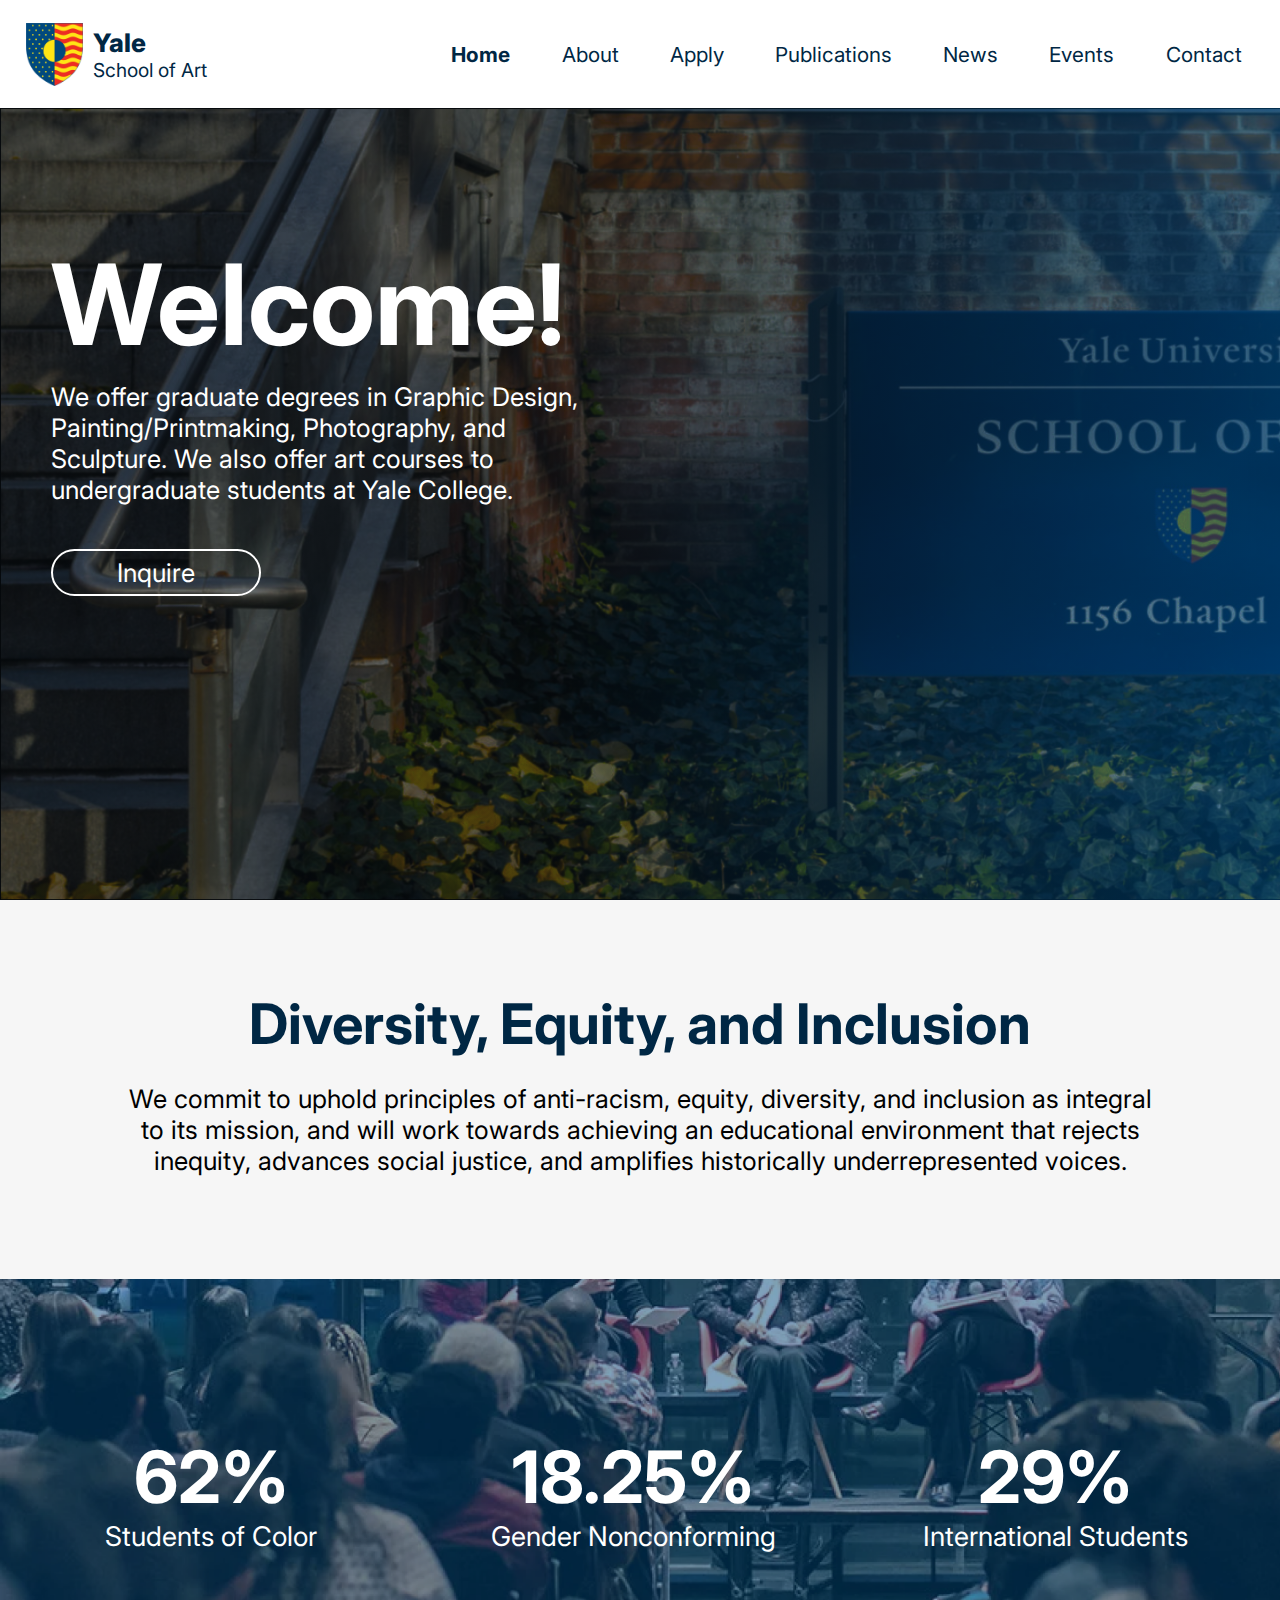
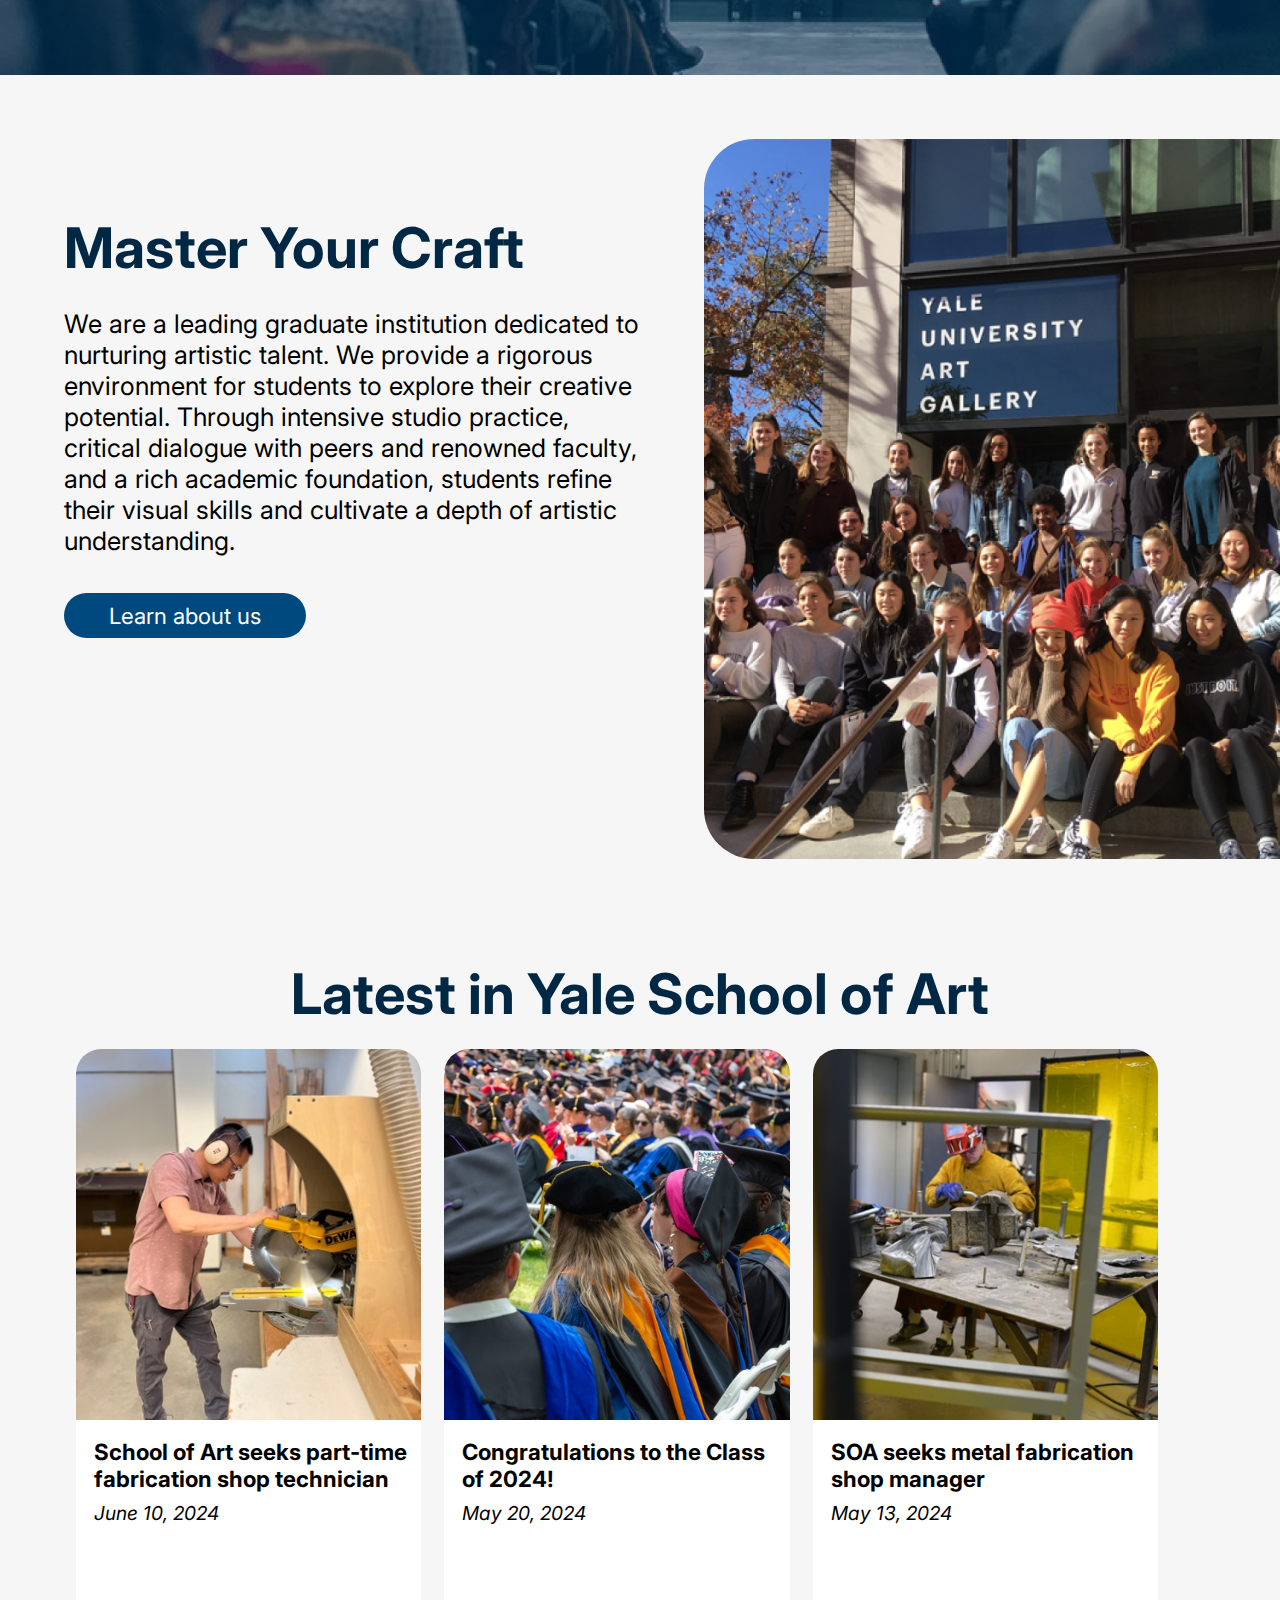
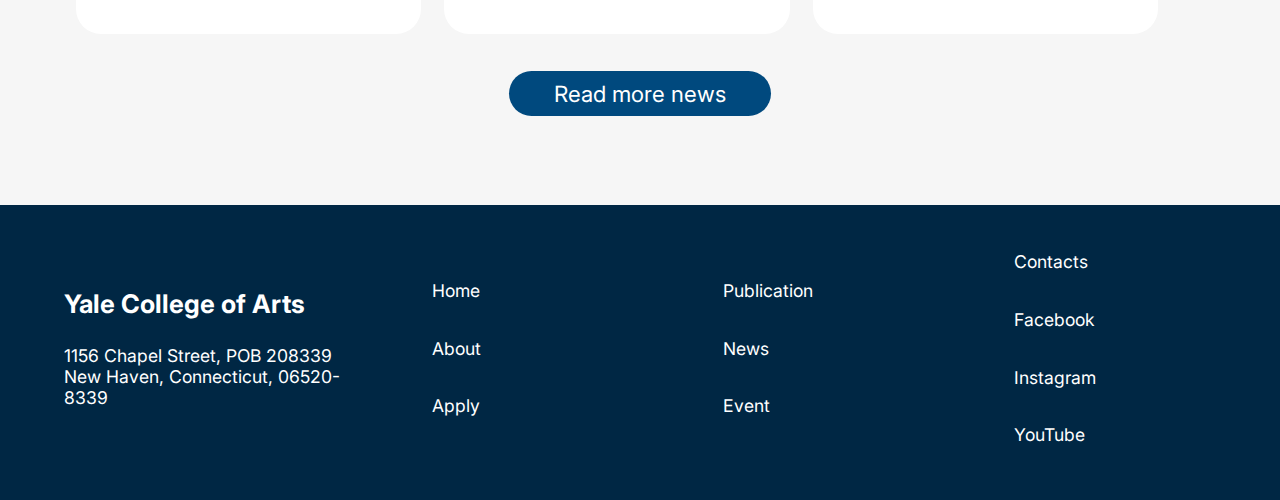
<file: index.html>
<!DOCTYPE html>
<html lang="en">
<head>
    <meta charset="UTF-8">
    <meta name="viewport" content="width=device-width, initial-scale=1.0">
    <title>Yale School of Art</title>
    <link href="styles.css" rel="stylesheet">
    <link rel="preconnect" href="https://fonts.googleapis.com">
    <link rel="preconnect" href="https://fonts.gstatic.com" crossorigin>
    <link href="https://fonts.googleapis.com/css2?family=Inter:wght@100..900&display=swap" rel="stylesheet">

    <link rel="icon" type="image/x-icon" href="favicon.ico">
</head>
<body>
    <header>
        <div class="container-navigation">
            <div class="container-nav-logo">
                <img src="assets/logo.png" alt="Yale School of Art Logo" class="img-header">
                <div class="container-nav-logo-text">
                    <h1 class="text-bold">Yale</h1>
                    <h2 class="text-thin">School of Art</h2>
                </div>
            </div>
            <div class="cont-links-nav">
                <ul class="links-navig">
                    <li><a class="linkText selected" href="index.html">Home</a></li>
                    <li><a class="linkText" href="pages/about.html">About</a></li>
                    <li><a class="linkText" href="pages/apply.html">Apply</a></li>
                    <li><a class="linkText" href="pages/publications.html">Publications</a></li>
                    <li><a class="linkText" href="pages/news.html">News</a></li>
                    <li><a class="linkText" href="pages/events.html">Events</a></li>
                    <li><a class="linkText" href="pages/contact.html">Contact</a></li>
                </ul>
            </div>
        </div>
    </header>

    <div class="container-main">
        <div class="container-landing">
            <div class="effect-gradient">
                <div class="container-text-landing-home">
                    <h1 class="text-landing">Welcome!</h1>
                    <p class="text-landing-subheading">We offer graduate degrees in Graphic Design, Painting/Printmaking, Photography, and Sculpture. We also offer art courses to undergraduate students at Yale College.</p>
                    <a class="button-landing">Inquire</a>
                </div>
            </div>
        </div>

        <div>
            <div id="container-diversity">
                <h1 class="heading">Diversity, Equity, and Inclusion</h1>
                <p>We commit to uphold principles of anti-racism, equity, diversity, and inclusion as integral to its mission, and will work towards achieving an educational environment that rejects inequity, advances social justice, and amplifies historically underrepresented voices.</p>    
            </div>
            
            <div id="container-demographics">
                <div class="container-demographics-text">
                    <h2 class="text-percentage">62%</h2>
                    <p class="text-description">Students of Color</p>
                </div>

                <div class="container-demographics-text">
                    <h2 class="text-percentage">18.25%</h2>
                    <p class="text-description">Gender Nonconforming</p>
                </div>

                <div class="container-demographics-text">
                    <h2 class="text-percentage">29%</h2>
                    <p class="text-description">International Students</p>
                </div>
            </div>
        
        </div>

        <div class="flex-row">
            <div class="container-half" id="container-home-about-text">
                <h1 class="heading">Master Your Craft</h1>
                <p>We are a leading graduate institution dedicated to nurturing artistic talent. We provide a rigorous environment for students to explore their creative potential. Through intensive studio practice, critical dialogue with peers and renowned faculty, and a rich academic foundation, students refine their visual skills and cultivate a depth of artistic understanding.</p>
                <a class="button-blue" href="pages/about.html">Learn about us</a>
            </div>

            <div class="container-img-home-about">
                <img id="img-home-about" src="assets/home-about.png" alt="Students at Yale College of Arts">
            </div>
        </div>

        <div class="container-center">
            <h1 class="heading">Latest in Yale School of Art</h1>
            <div class="container-home-latest">
                <div class="card-news">
                    <div class="container-card-news-img">
                        <img src="assets/news-1.jpg" alt="News 1">
                    </div>

                    <div class="container-card-news-text">
                        <h3 class="text-news-heading">School of Art seeks part-time fabrication shop technician</h3>
                        <p class="text-news-date"><i>June 10, 2024</i></p>
                    </div>
                </div>
                
                <div class="card-news">
                    <div class="container-card-news-img">
                        <img src="assets/news-2.jpg" alt="News 2">
                    </div>

                    <div class="container-card-news-text">
                        <h3 class="text-news-heading">Congratulations to the Class of 2024!</h3>
                        <p class="text-news-date"><i>May 20, 2024</i></p>
                    </div>
                </div>

                <div class="card-news">
                    <div class="container-card-news-img">
                        <img src="assets/news-3.jpg" alt="News 3">
                    </div>

                    <div class="container-card-news-text">
                        <h3 class="text-news-heading">SOA seeks metal fabrication shop manager</h3>
                        <p class="text-news-date"><i>May 13, 2024</i></p>
                    </div>
                </div>

                
            </div>
            <a href="pages/news.html" class="button-blue margin-bottom">Read more news</a>
        </div>

    </div>

    <footer>
        <div class="footer-container">
            <div class="footer-column" id="footer-col1">
                <h3>Yale College of Arts</h3>
                <p>1156 Chapel Street, POB 208339<br>New Haven, Connecticut, 06520-8339</p>
            </div>
            <div class="footer-column">
                <ul>
                    <li><a href="index.html">Home</a></li>
                    <li><a href="pages/about.html">About</a></li>
                    <li><a href="pages/apply.html">Apply</a></li>
                </ul>
            </div>
            <div class="footer-column">
                <ul>
                    <li><a href="pages/publications.html">Publication</a></li>
                    <li><a href="pages/news.html">News</a></li>
                    <li><a href="pages/events.html">Event</a></li>
                </ul>
            </div>
            <div class="footer-column">
                <ul>
                    <li><a href="pages/contact.html">Contacts</a></li>
                    <li><a href="https://www.facebook.com/YaleSchoolofArt/" target="_blank">Facebook</a></li>
                    <li><a href="https://www.instagram.com/yaleschoolofart/" target="_blank">Instagram</a></li>
                    <li><a href="https://www.youtube.com/channel/UCDwJT0mYodTSodcpH-hGmdA" target="_blank">YouTube</a></li>
                </ul>
            </div>
        </div>
    </footer>
</body>
</html>
</file>
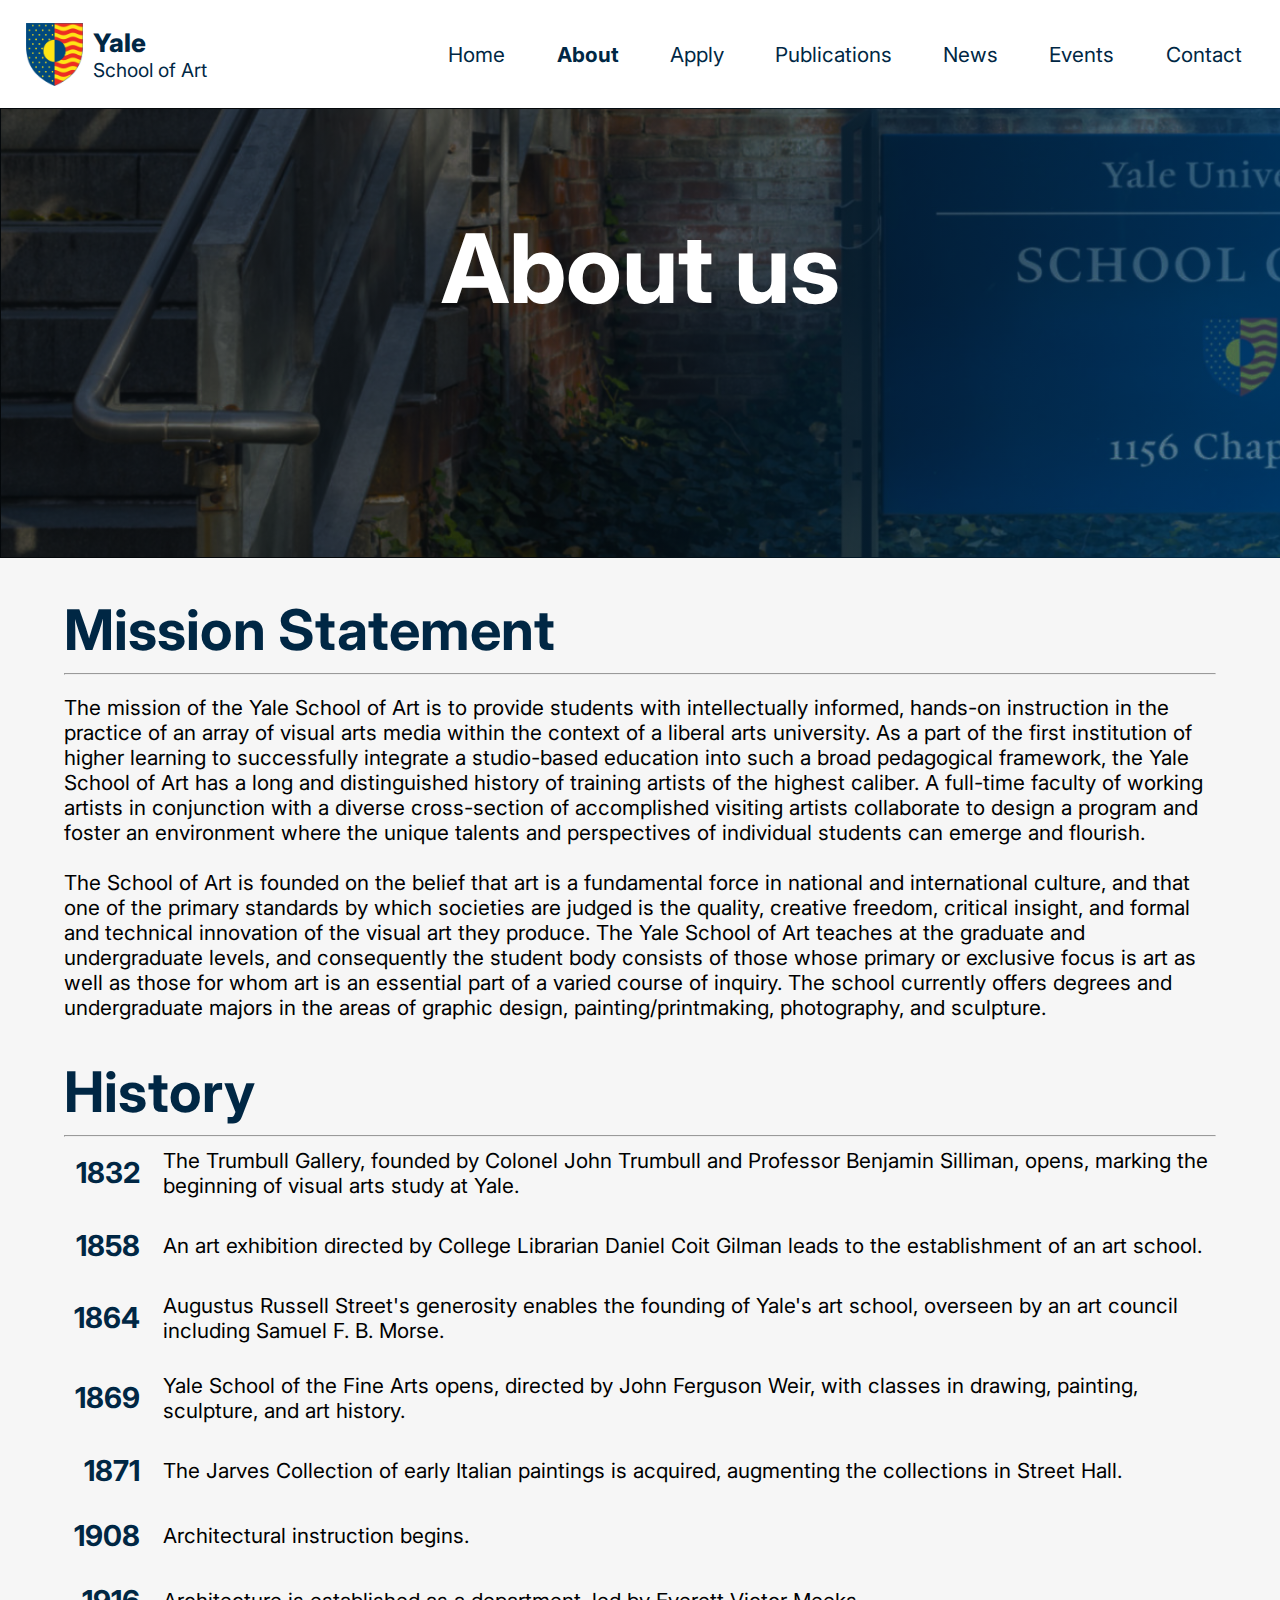
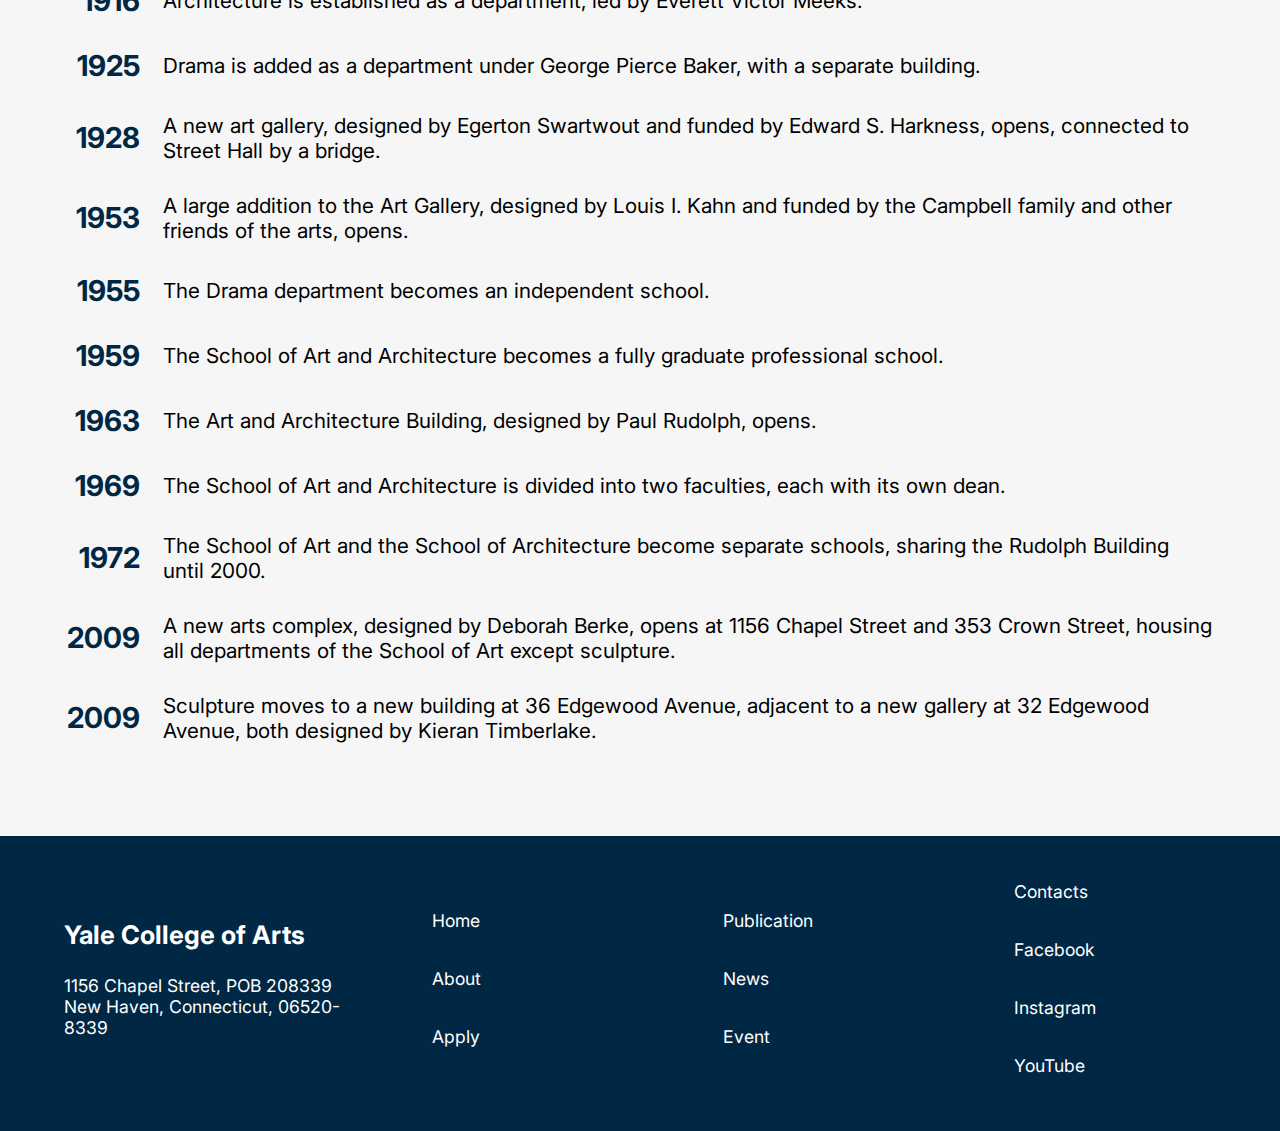
<file: pages/about.html>
<!DOCTYPE html>
<html lang="en">
<head>
    <title>About Us | Yale School of Art</title>
    <meta charset="UTF-8">
    <meta name="viewport" content="initial-scale=1, width=device-width">
    <link rel="stylesheet" href="../styles.css">
    <link rel="stylesheet" href="https://fonts.googleapis.com/css2?family=Inter:wght@400;500;700&display=swap">
    <link rel="icon" type="image/x-icon" href="favicon.ico">
</head>
<body>
    <header>
        <div class="container-navigation">
            <div class="container-nav-logo">
                <img src="../assets/logo.png" alt="Yale School of Art Logo" class="img-header">
                <div class="container-nav-logo-text">
                    <h1 class="text-bold">Yale</h1>
                    <h2 class="text-thin">School of Art</h2>
                </div>
            </div>
            <div class="cont-links-nav">
                <ul class="links-navig">
                    <li><a class="linkText" href="../index.html">Home</a></li>
                    <li><a class="linkText selected" href="../pages/about.html">About</a></li>
                    <li><a class="linkText" href="../pages/apply.html">Apply</a></li>
                    <li><a class="linkText" href="../pages/publications.html">Publications</a></li>
                    <li><a class="linkText" href="../pages/news.html">News</a></li>
                    <li><a class="linkText" href="../pages/events.html">Events</a></li>
                    <li><a class="linkText" href="../pages/contact.html">Contact</a></li>
                </ul>
            </div>
        </div>
    </header>

    <div>
        <div class="container-landing-half">
            <div class="effect-gradient">
                <h1 class="text-landing-nonhome">About us</h1>
            </div>
        </div>

        <div class="container-body-left">
          <div>
              <h1 class="heading">Mission Statement</h1>
              <hr>
              <p class="p-smaller">
                  The mission of the Yale School of Art is to provide students with intellectually informed, hands-on instruction in the practice of an array of visual arts media within the context of a liberal arts university. As a part of the first institution of higher learning to successfully integrate a studio-based education into such a broad pedagogical framework, the Yale School of Art has a long and distinguished history of training artists of the highest caliber. A full-time faculty of working artists in conjunction with a diverse cross-section of accomplished visiting artists collaborate to design a program and foster an environment where the unique talents and perspectives of individual students can emerge and flourish.
                  <br><br>
                  The School of Art is founded on the belief that art is a fundamental force in national and international culture, and that one of the primary standards by which societies are judged is the quality, creative freedom, critical insight, and formal and technical innovation of the visual art they produce. The Yale School of Art teaches at the graduate and undergraduate levels, and consequently the student body consists of those whose primary or exclusive focus is art as well as those for whom art is an essential part of a varied course of inquiry. The school currently offers degrees and undergraduate majors in the areas of graphic design, painting/printmaking, photography, and sculpture.
              </p>
          </div>

          <h1 class="heading">History</h1>
          <hr>
          <div class="container-table">
              <table class="timeline-table">
                  <tbody id="timeline-body">
                  </tbody>
              </table>
          </div>
        </div>
    </div>

    <footer>
        <div class="footer-container">
            <div class="footer-column" id="footer-col1">
                <h3>Yale College of Arts</h3>
                <p>1156 Chapel Street, POB 208339<br>New Haven, Connecticut, 06520-8339</p>
            </div>
            <div class="footer-column">
                <ul>
                    <li><a href="../index.html">Home</a></li>
                    <li><a href="../pages/about.html">About</a></li>
                    <li><a href="../pages/apply.html">Apply</a></li>
                </ul>
            </div>
            <div class="footer-column">
                <ul>
                    <li><a href="../pages/publications.html">Publication</a></li>
                    <li><a href="../pages/news.html">News</a></li>
                    <li><a href="../pages/events.html">Event</a></li>
                </ul>
            </div>
            <div class="footer-column">
                <ul>
                    <li><a href="../pages/contact.html">Contacts</a></li>
                    <li><a href="https://www.facebook.com/YaleSchoolofArt/" target="_blank">Facebook</a></li>
                    <li><a href="https://www.instagram.com/yaleschoolofart/" target="_blank">Instagram</a></li>
                    <li><a href="https://www.youtube.com/channel/UCDwJT0mYodTSodcpH-hGmdA" target="_blank">YouTube</a></li>
                </ul>
            </div>
        </div>
    </footer>
    <script src="../js/script-about.js"></script>
</body>
</html>
</file>
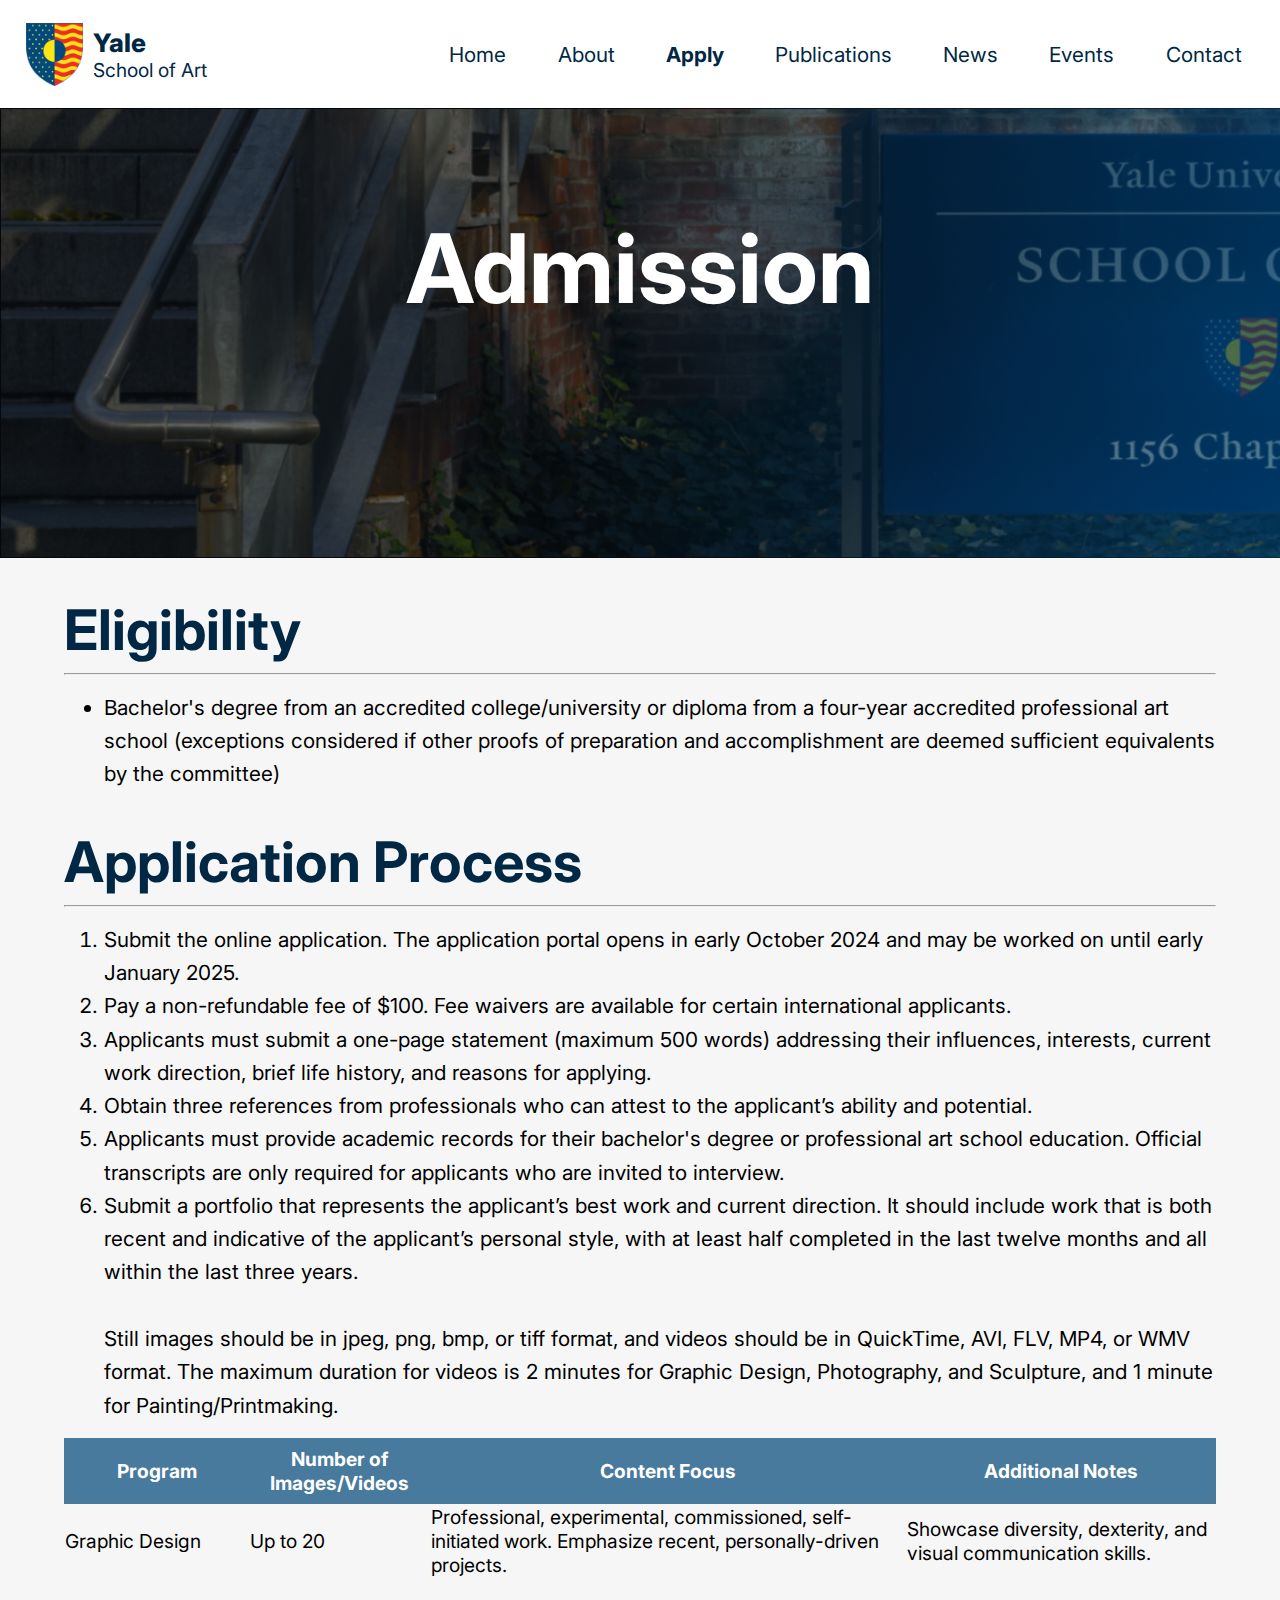
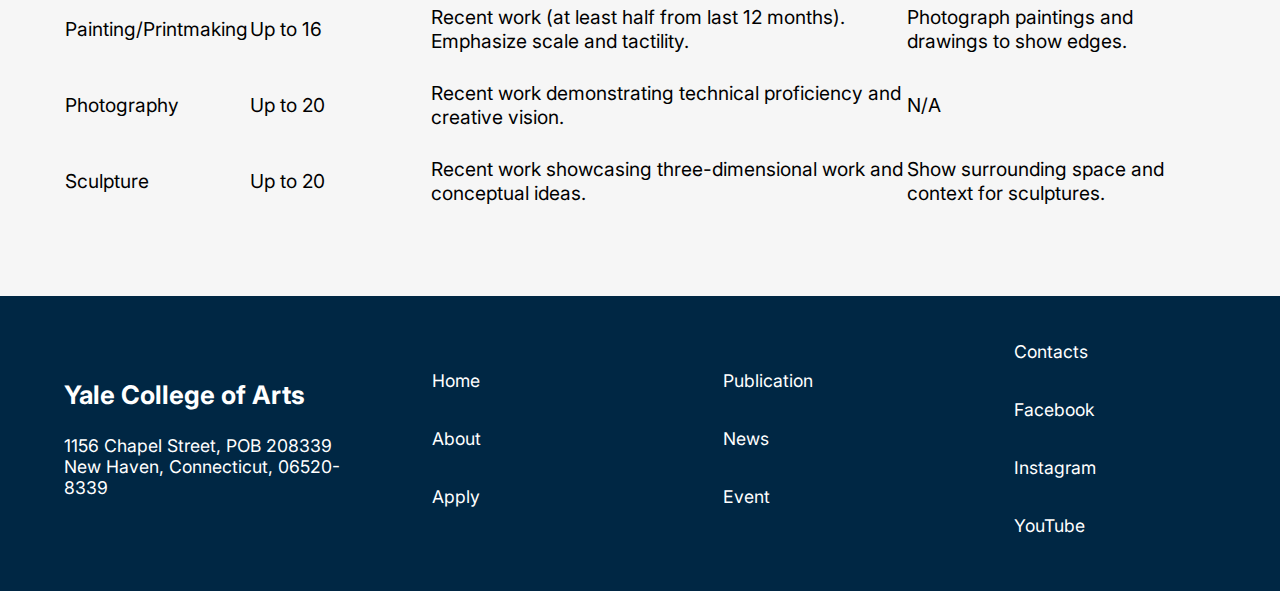
<file: pages/apply.html>
<!DOCTYPE html>
<html lang="en">
<head>
    <title>Admissions | Yale School of Art</title>
    <meta charset="UTF-8">
    <meta name="viewport" content="initial-scale=1, width=device-width">
    <link rel="stylesheet" href="../styles.css">
    <link rel="stylesheet" href="https://fonts.googleapis.com/css2?family=Inter:wght@400;500;700&display=swap">
    <link rel="icon" type="image/x-icon" href="favicon.ico">
</head>
<body>
    <header>
        <div class="container-navigation">
            <div class="container-nav-logo">
                <img src="../assets/logo.png" alt="Yale School of Art Logo" class="img-header">
                <div class="container-nav-logo-text">
                    <h1 class="text-bold">Yale</h1>
                    <h2 class="text-thin">School of Art</h2>
                </div>
            </div>
            <div class="cont-links-nav">
                <ul class="links-navig">
                    <li><a class="linkText" href="../index.html">Home</a></li>
                    <li><a class="linkText" href="../pages/about.html">About</a></li>
                    <li><a class="linkText selected" href="../pages/apply.html">Apply</a></li>
                    <li><a class="linkText" href="../pages/publications.html">Publications</a></li>
                    <li><a class="linkText" href="../pages/news.html">News</a></li>
                    <li><a class="linkText" href="../pages/events.html">Events</a></li>
                    <li><a class="linkText" href="../pages/contact.html">Contact</a></li>
                </ul>
            </div>
        </div>
    </header>

    <div>
        <div class="container-landing-half">
            <div class="effect-gradient">
                <h1 class="text-landing-nonhome">Admission</h1>
            </div>
        </div>

        <div class="container-body-left">
            <div>
                <h1 class="heading">Eligibility</h1>
                <hr>
                <ul>
                    <li class="text-application">Bachelor's degree from an accredited college/university or diploma from a four-year accredited professional art school (exceptions considered if other proofs of preparation and accomplishment are deemed sufficient equivalents by the committee)</li>
                </ul>
            </div>

            <div>
                <h1 class="heading">Application Process</h1>
                <hr>
                <ol>
                    <li>Submit the online application. The application portal opens in early October 2024 and may be worked on until early January 2025. </li>
                    <li>Pay a non-refundable fee of $100. Fee waivers are available for certain international applicants.</li>
                    <li>Applicants must submit a one-page statement (maximum 500 words) addressing their influences, interests, current work direction, brief life history, and reasons for applying.</li>
                    <li>Obtain three references from professionals who can attest to the applicant’s ability and potential.</li>
                    <li> Applicants must provide academic records for their bachelor's degree or professional art school education. Official transcripts are only required for applicants who are invited to interview.</li>
                    <li>Submit a portfolio that represents the applicant’s best work and current direction. It should include work that is both recent and indicative of the applicant’s personal style, with at least half completed in the last twelve months and all within the last three years.<br><br>Still images should be in jpeg, png, bmp, or tiff format, and videos should be in QuickTime, AVI, FLV, MP4, or WMV format. The maximum duration for videos is 2 minutes for Graphic Design, Photography, and Sculpture, and 1 minute for Painting/Printmaking.</li>
                </ol>
                
                <table id="table-portfolio">
                    <thead id="heading-portfolio">
                      <tr>
                        <th class="th-portfolio">Program</th>
                        <th class="th-portfolio">Number of Images/Videos</th>
                        <th class="th-portfolio">Content Focus</th>
                        <th class="th-portfolio">Additional Notes</th>
                      </tr>
                    </thead>
                    <tbody>
                      <tr>
                        <td class="td-portfolio">Graphic Design</td>
                        <td class="td-portfolio">Up to 20</td>
                        <td class="td-portfolio">Professional, experimental, commissioned, self-initiated work. Emphasize recent, personally-driven projects.</td>
                        <td class="td-portfolio">Showcase diversity, dexterity, and visual communication skills.</td>
                      </tr>
                      <tr>
                        <td class="td-portfolio">Painting/Printmaking</td>
                        <td class="td-portfolio">Up to 16</td>
                        <td class="td-portfolio">Recent work (at least half from last 12 months). Emphasize scale and tactility.</td>
                        <td class="td-portfolio">Photograph paintings and drawings to show edges.</td>
                      </tr>
                      <tr>
                        <td class="td-portfolio">Photography</td>
                        <td class="td-portfolio">Up to 20</td>
                        <td class="td-portfolio">Recent work demonstrating technical proficiency and creative vision.</td>
                        <td class="td-portfolio">N/A</td>
                      </tr>
                      <tr>
                        <td class="td-portfolio">Sculpture</td>
                        <td class="td-portfolio">Up to 20</td>
                        <td class="td-portfolio">Recent work showcasing three-dimensional work and conceptual ideas.</td>
                        <td class="td-portfolio">Show surrounding space and context for sculptures.</td>
                      </tr>
                    </tbody>
                  </table>
            </div>
        </div>
    </div>

    <footer>
        <div class="footer-container">
            <div class="footer-column" id="footer-col1">
                <h3>Yale College of Arts</h3>
                <p>1156 Chapel Street, POB 208339<br>New Haven, Connecticut, 06520-8339</p>
            </div>
            <div class="footer-column">
                <ul>
                    <li><a href="../index.html">Home</a></li>
                    <li><a href="../pages/about.html">About</a></li>
                    <li><a href="../pages/apply.html">Apply</a></li>
                </ul>
            </div>
            <div class="footer-column">
                <ul>
                    <li><a href="../pages/publications.html">Publication</a></li>
                    <li><a href="../pages/news.html">News</a></li>
                    <li><a href="../pages/events.html">Event</a></li>
                </ul>
            </div>
            <div class="footer-column">
                <ul>
                    <li><a href="../pages/contact.html">Contacts</a></li>
                    <li><a href="https://www.facebook.com/YaleSchoolofArt/" target="_blank">Facebook</a></li>
                    <li><a href="https://www.instagram.com/yaleschoolofart/" target="_blank">Instagram</a></li>
                    <li><a href="https://www.youtube.com/channel/UCDwJT0mYodTSodcpH-hGmdA" target="_blank">YouTube</a></li>
                </ul>
            </div>
        </div>
    </footer>

    <script src="../script.js"></script>
</body>
</html>
</file>
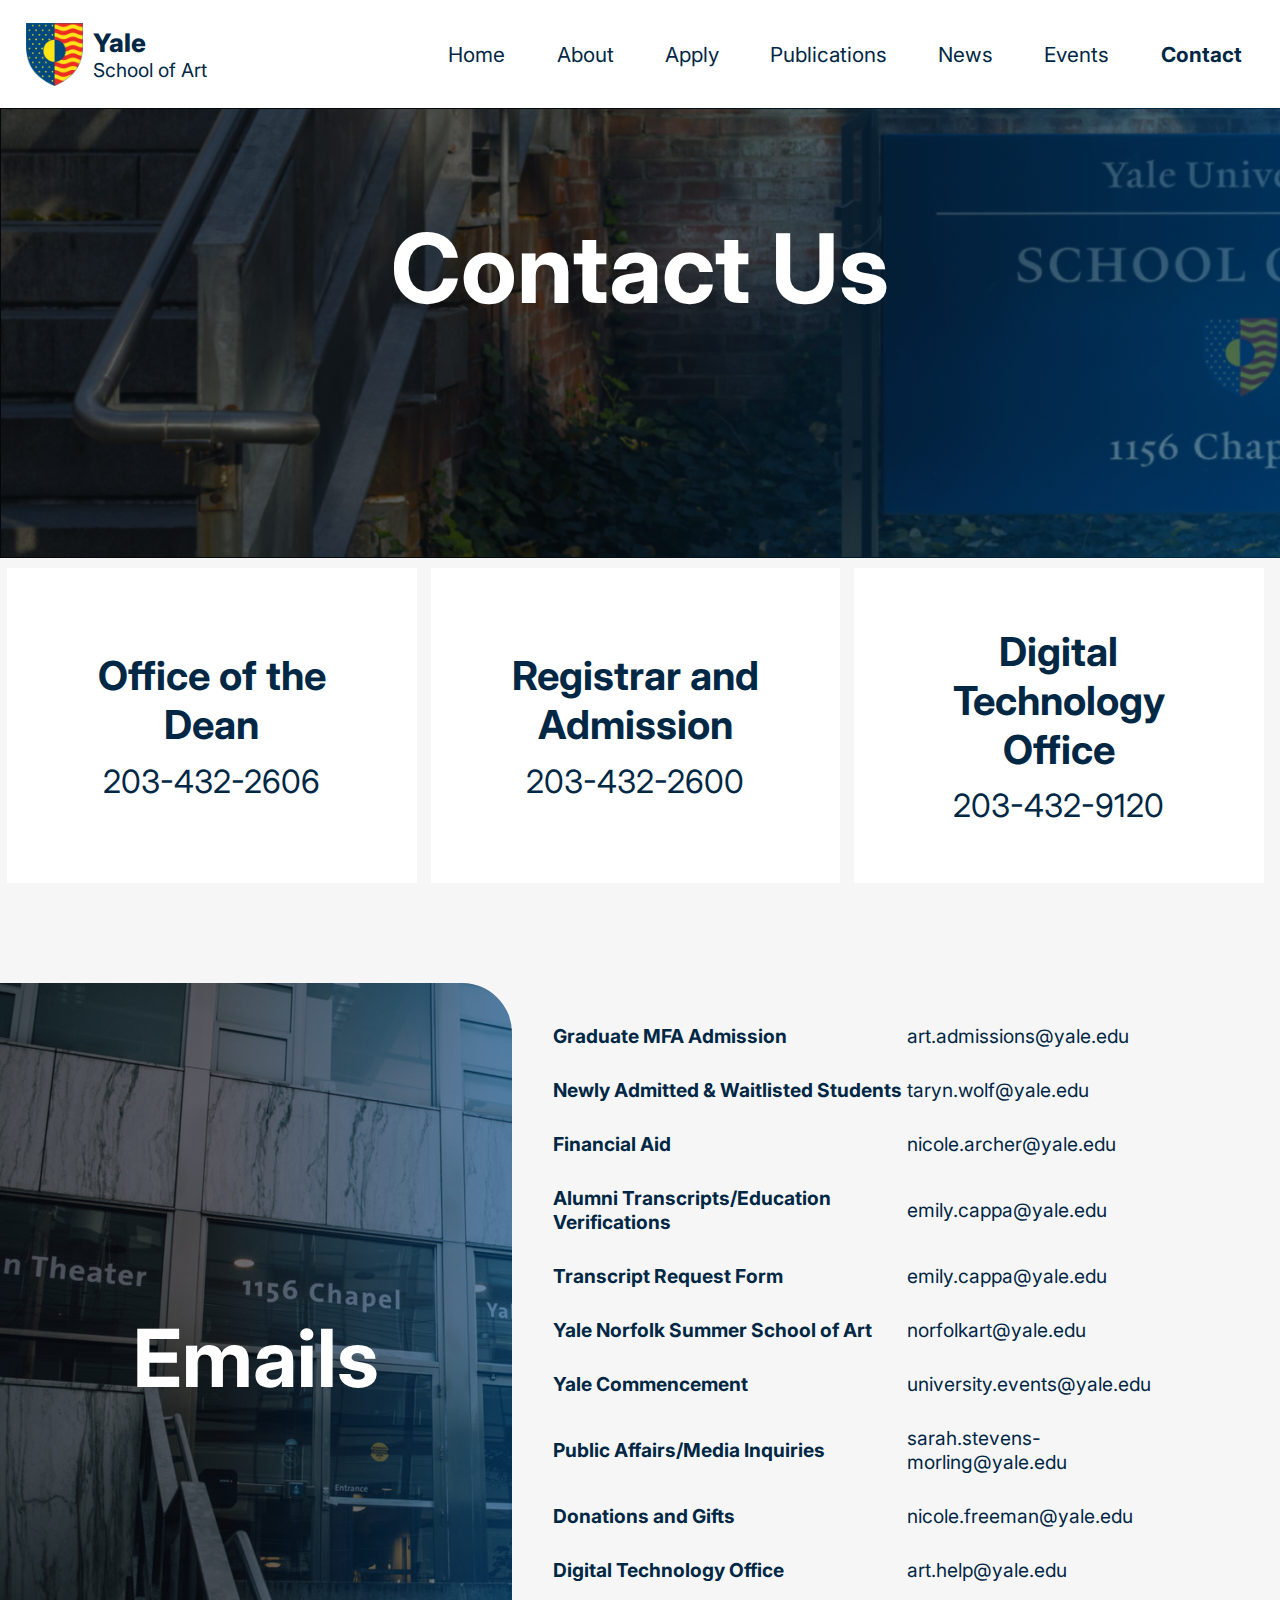
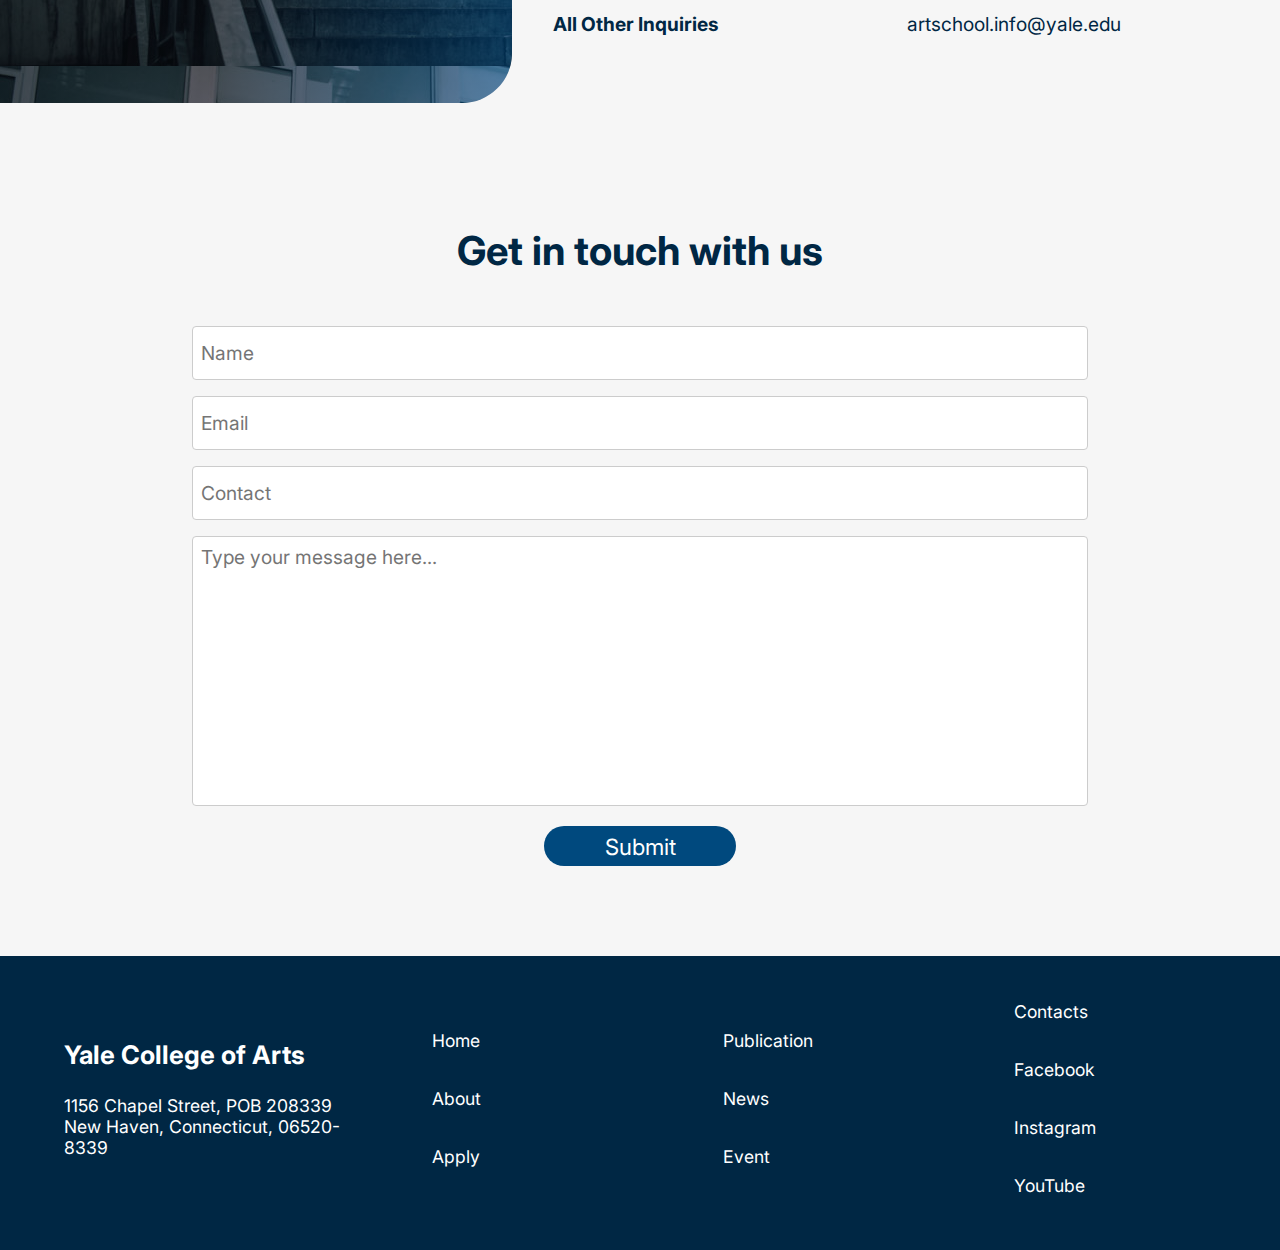
<file: pages/contact.html>
<!DOCTYPE html>
<html lang="en">
<head>
    <title>Contact Us | Yale School of Art</title>
    <meta charset="UTF-8">
    <meta name="viewport" content="initial-scale=1, width=device-width">
    <link rel="stylesheet" href="../styles.css">
    <link rel="stylesheet" href="https://fonts.googleapis.com/css2?family=Inter:wght@400;500;700&display=swap">
    <link rel="icon" type="image/x-icon" href="favicon.ico">
</head>
<body>
    <header>
        <div class="container-navigation">
            <div class="container-nav-logo">
                <img src="../assets/logo.png" alt="Yale School of Art Logo" class="img-header">
                <div class="container-nav-logo-text">
                    <h1 class="text-bold">Yale</h1>
                    <h2 class="text-thin">School of Art</h2>
                </div>
            </div>
            <div class="cont-links-nav">
                <ul class="links-navig">
                    <li><a class="linkText" href="../index.html">Home</a></li>
                    <li><a class="linkText" href="../pages/about.html">About</a></li>
                    <li><a class="linkText" href="../pages/apply.html">Apply</a></li>
                    <li><a class="linkText" href="../pages/publications.html">Publications</a></li>
                    <li><a class="linkText" href="../pages/news.html">News</a></li>
                    <li><a class="linkText" href="../pages/events.html">Events</a></li>
                    <li><a class="linkText selected" href="../pages/contact.html">Contact</a></li>
                </ul>
            </div>
        </div>
    </header>

    <div>
        <div class="container-landing-half">
            <div class="effect-gradient">
                <h1 class="text-landing-nonhome">Contact Us</h1>
            </div>
        </div>

        <div>
            <div class="container-contactno">
                <div class="card-contactno">
                    <h2>Office of the Dean</h2>
                    <p>203-432-2606</p>
                </div>

                <div class="card-contactno">
                    <h2>Registrar and Admission</h2>
                    <p>203-432-2600</p>
                </div>


                <div class="card-contactno">
                    <h2>Digital Technology Office</h2>
                    <p>203-432-9120</p>
                </div>
            </div>

            <div class="flex-row" id="container-emails">
                <div id="container-img-contact"">
                    <div class="effect-gradient-half">
                        <h1 class="text-gradient-half">Emails</h1>
                    </div>
                </div>
                <div id="container-emails-text">
                    <table class="table-emails">
                        <tbody>
                        <tr>
                            <td class="text-department">Graduate MFA Admission</td>
                            <td><a class="text-emails"  href="mailto:art.admissions@yale.edu">art.admissions@yale.edu</a></td>
                        </tr>
                        <tr>
                            <td class="text-department">Newly Admitted &amp; Waitlisted Students</td>
                            <td><a class="text-emails"  href="mailto:taryn.wolf@yale.edu">taryn.wolf@yale.edu</a></td>
                        </tr>
                        <tr>
                            <td class="text-department">Financial Aid</td>
                            <td><a class="text-emails"  href="mailto:nicole.archer@yale.edu">nicole.archer@yale.edu</a></td>
                        </tr>
                        <tr>
                            <td class="text-department">Alumni Transcripts/Education Verifications</td>
                            <td><a class="text-emails"  href="mailto:emily.cappa@yale.edu">emily.cappa@yale.edu</a></td>
                        </tr>
                        <tr>
                            <td class="text-department"><a class="text-emails"  href="https://yale.app.box.com/s/cd8syi3kbme1we6aoird0tlxqm9j4myp">Transcript Request Form</a></td>
                            <td><a class="text-emails"  href="mailto:emily.cappa@yale.edu">emily.cappa@yale.edu</a></td>
                        </tr>
                        <tr>
                            <td class="text-department">Yale Norfolk Summer School of Art</td>
                            <td><a class="text-emails"  href="mailto:norfolkart@yale.edu">norfolkart@yale.edu</a></td>
                        </tr>
                        <tr>
                            <td class="text-department">Yale Commencement</td>
                            <td><a class="text-emails"  href="mailto:university.events@yale.edu">university.events@yale.edu</a></td>
                        </tr>
                        <tr>
                            <td class="text-department">Public Affairs/Media Inquiries</td>
                            <td><a class="text-emails"  href="mailto:sarah.stevens-morling@yale.edu">sarah.stevens-morling@yale.edu</a></td>
                        </tr>
                        <tr>
                            <td class="text-department">Donations and Gifts</td>
                            <td><a class="text-emails"  href="mailto:nicole.freeman@yale.edu">nicole.freeman@yale.edu</a></td>
                        </tr>
                        <tr>
                            <td class="text-department">Digital Technology Office</td>
                            <td><a class="text-emails"  href="mailto:art.help@yale.edu">art.help@yale.edu</a></td>
                        </tr>
                        <tr>
                            <td class="text-department">All Other Inquiries</td>
                            <td><a class="text-emails"  href="mailto:artschool.info@yale.edu">artschool.info@yale.edu</a></td>
                        </tr>
                        </tbody>
                    </table>
                </div>
            </div>
                
        </div>

        <h2 class="heading text-center" id="heading-inquiry">Get in touch with us</h2>
        <div id="container-form">
            <form action="../php/send-inquiry.php" method="POST">
                <input type="text" id="input-name" name="name" required placeholder="Name">
                <input type="email" id="input-email" name="email" required placeholder="Email">
                <input type="text" id="input-contact" name="contact" required placeholder="Contact">
                <textarea id="input-message" name="message" required  placeholder="Type your message here..."></textarea>
    
                <button type="submit" class="button-submit">Submit</button>
            </form>
        </div>
    </div>

    <footer>
        <div class="footer-container">
            <div class="footer-column" id="footer-col1">
                <h3>Yale College of Arts</h3>
                <p>1156 Chapel Street, POB 208339<br>New Haven, Connecticut, 06520-8339</p>
            </div>
            <div class="footer-column">
                <ul>
                    <li><a href="../index.html">Home</a></li>
                    <li><a href="../pages/about.html">About</a></li>
                    <li><a href="../pages/apply.html">Apply</a></li>
                </ul>
            </div>
            <div class="footer-column">
                <ul>
                    <li><a href="../pages/publications.html">Publication</a></li>
                    <li><a href="../pages/news.html">News</a></li>
                    <li><a href="../pages/events.html">Event</a></li>
                </ul>
            </div>
            <div class="footer-column">
                <ul>
                    <li><a href="../pages/contact.html">Contacts</a></li>
                    <li><a href="https://www.facebook.com/YaleSchoolofArt/" target="_blank">Facebook</a></li>
                    <li><a href="https://www.instagram.com/yaleschoolofart/" target="_blank">Instagram</a></li>
                    <li><a href="https://www.youtube.com/channel/UCDwJT0mYodTSodcpH-hGmdA" target="_blank">YouTube</a></li>
                </ul>
            </div>
        </div>
    </footer>

    <script src="../script.js"></script>
</body>
</html>
</file>
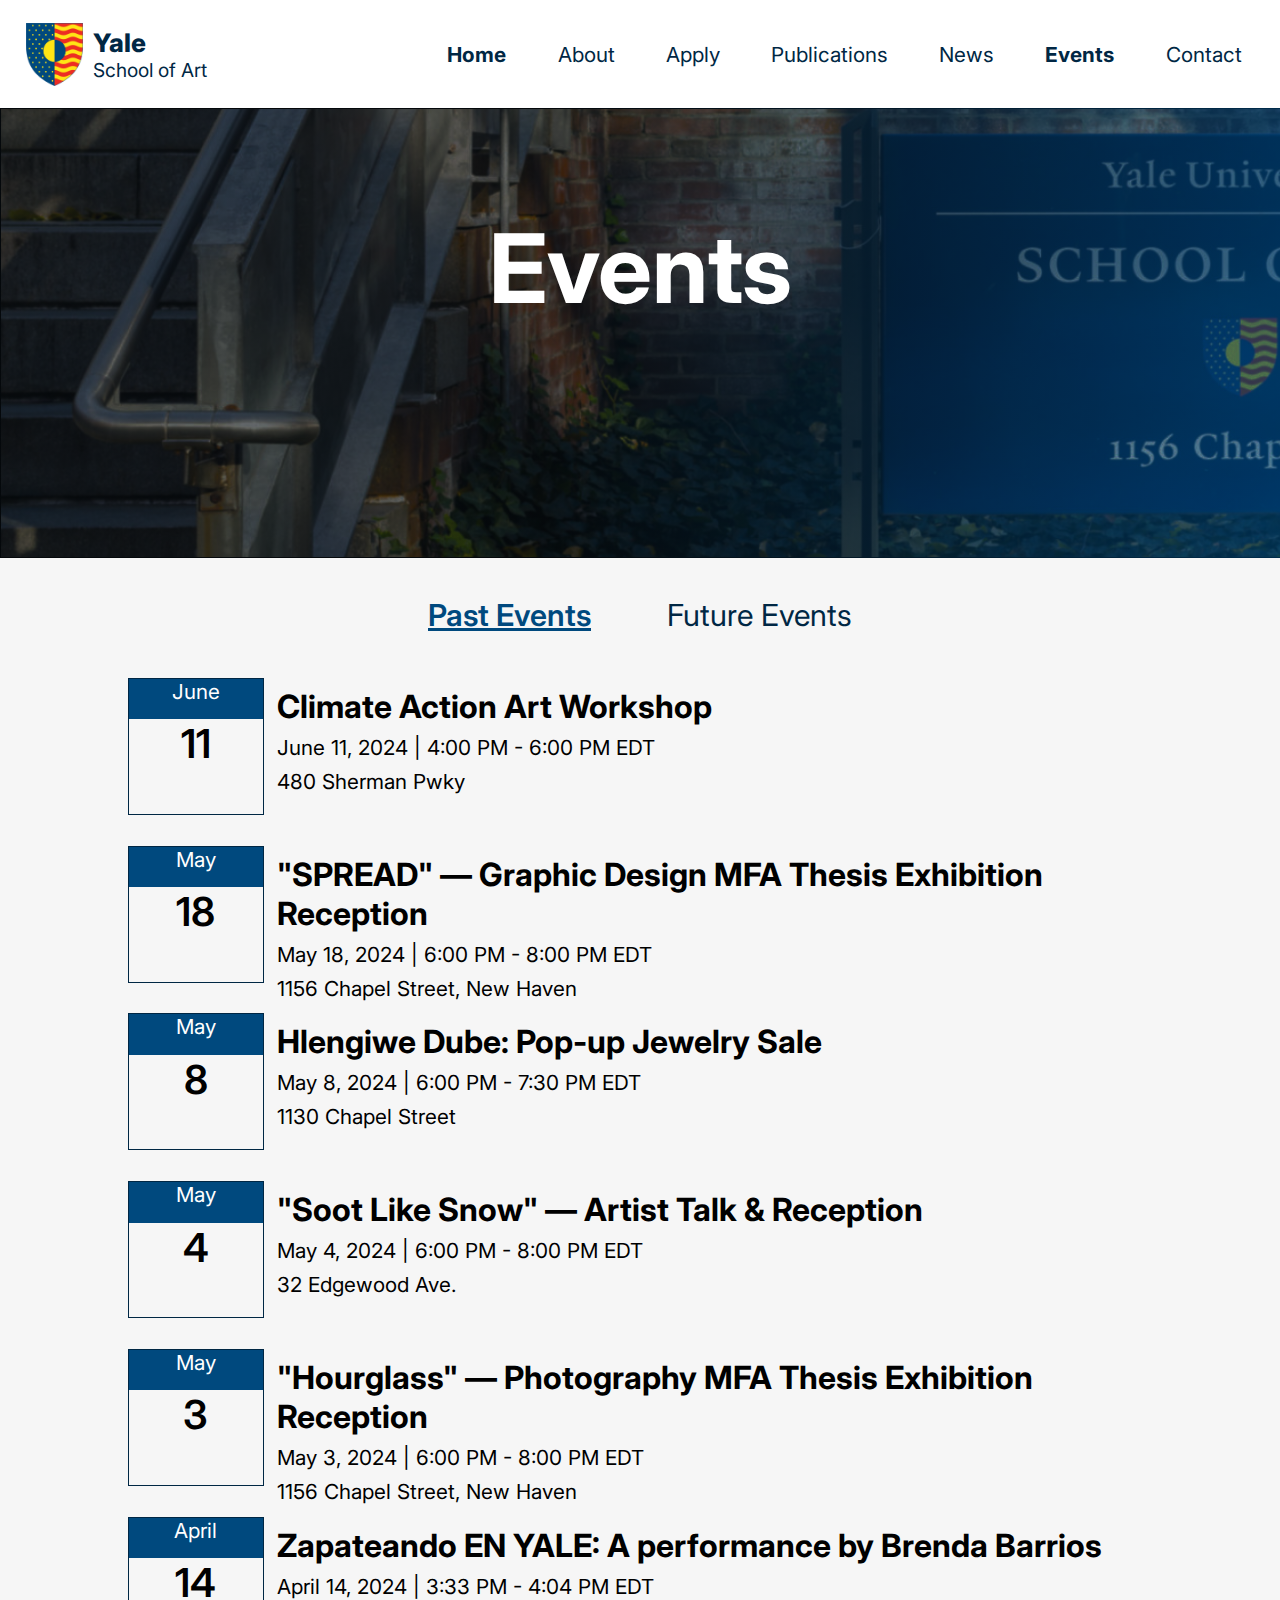
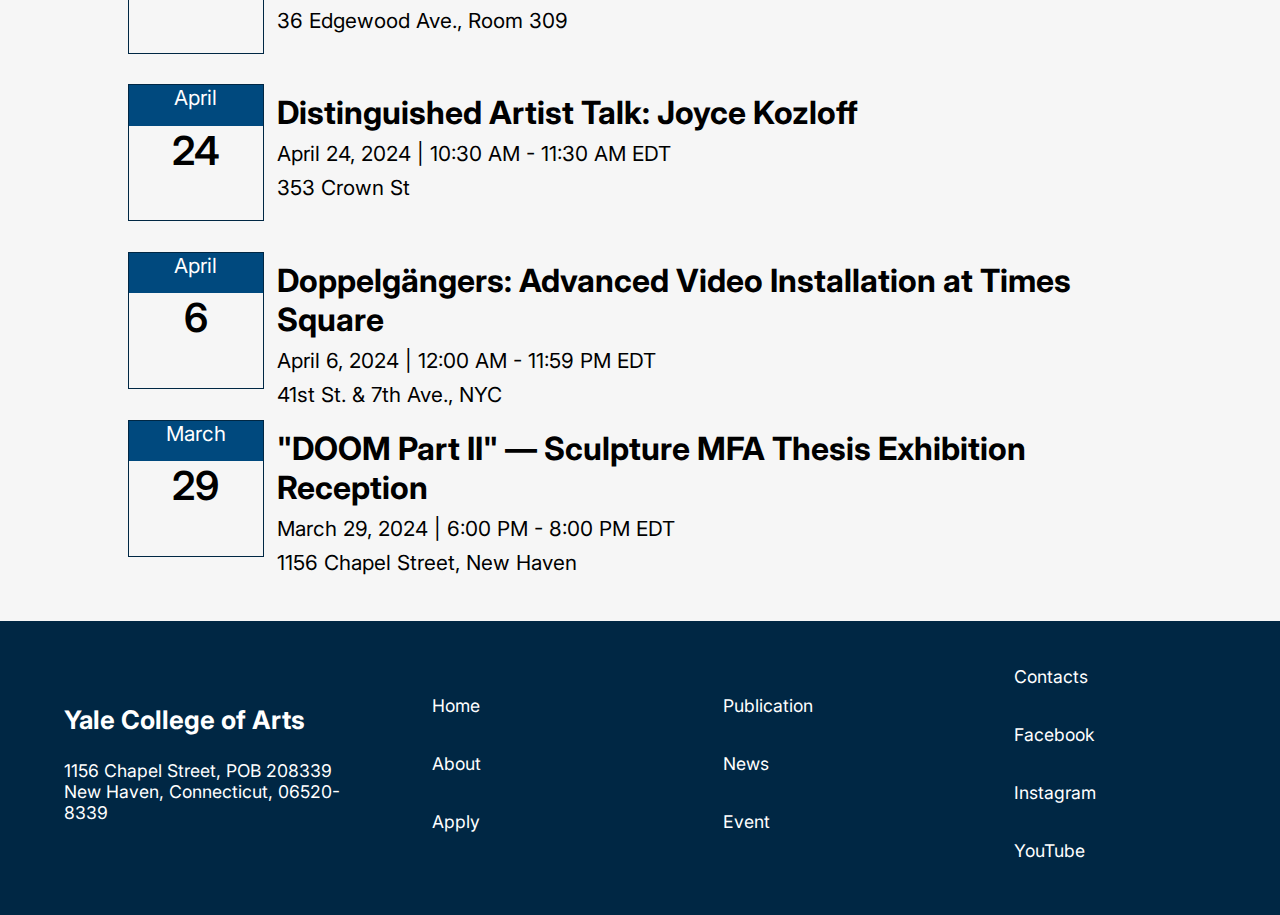
<file: pages/events.html>
<!DOCTYPE html>
<html lang="en">
<head>
    <title>Events | Yale School of Art</title>
    <meta charset="UTF-8">
    <meta name="viewport" content="initial-scale=1, width=device-width">
    <link rel="stylesheet" href="../styles.css">
    <link rel="stylesheet" href="https://fonts.googleapis.com/css2?family=Inter:wght@400;500;700&display=swap">
    <link rel="icon" type="image/x-icon" href="favicon.ico">
</head>
<body>
    <header>
        <div class="container-navigation">
            <div class="container-nav-logo">
                <img src="../assets/logo.png" alt="Yale School of Art Logo" class="img-header">
                <div class="container-nav-logo-text">
                    <h1 class="text-bold">Yale</h1>
                    <h2 class="text-thin">School of Art</h2>
                </div>
            </div>
            <div class="cont-links-nav">
                <ul class="links-navig">
                    <li><a class="linkText selected" href="../index.html">Home</a></li>
                    <li><a class="linkText" href="../pages/about.html">About</a></li>
                    <li><a class="linkText" href="../pages/apply.html">Apply</a></li>
                    <li><a class="linkText" href="../pages/publications.html">Publications</a></li>
                    <li><a class="linkText" href="../pages/news.html">News</a></li>
                    <li><a class="linkText selected" href="../pages/events.html">Events</a></li>
                    <li><a class="linkText" href="../pages/contact.html">Contact</a></li>
                </ul>
            </div>
        </div>
    </header>

    <div>
        <div class="container-landing-half">
            <div class="effect-gradient">
                <h1 class="text-landing-nonhome">Events</h1>
            </div>
        </div>
    </div>

    <div id="container-eventspage">
        <div id="container-events-buttons">
            <button id="button-past" onclick="showPastEvents()" class="button-events">Past Events</button>
            <button id="button-future" onclick="showFutureEvents()" class="button-events">Future Events</button>
        </div>
        <div id="eventsList">
            <!-- Populate events using js -->
        </div>
    </div>

    <footer>
        <div class="footer-container">
            <div class="footer-column" id="footer-col1">
                <h3>Yale College of Arts</h3>
                <p>1156 Chapel Street, POB 208339<br>New Haven, Connecticut, 06520-8339</p>
            </div>
            <div class="footer-column">
                <ul>
                    <li><a href="../index.html">Home</a></li>
                    <li><a href="../pages/about.html">About</a></li>
                    <li><a href="../pages/apply.html">Apply</a></li>
                </ul>
            </div>
            <div class="footer-column">
                <ul>
                    <li><a href="../pages/publications.html">Publication</a></li>
                    <li><a href="../pages/news.html">News</a></li>
                    <li><a href="../pages/events.html">Event</a></li>
                </ul>
            </div>
            <div class="footer-column">
                <ul>
                    <li><a href="../pages/contact.html">Contacts</a></li>
                    <li><a href="https://www.facebook.com/YaleSchoolofArt/" target="_blank">Facebook</a></li>
                    <li><a href="https://www.instagram.com/yaleschoolofart/" target="_blank">Instagram</a></li>
                    <li><a href="https://www.youtube.com/channel/UCDwJT0mYodTSodcpH-hGmdA" target="_blank">YouTube</a></li>
                </ul>
            </div>
        </div>
    </footer>

    <script src="../js/script-events.js"></script>
</body>
</html>
</file>
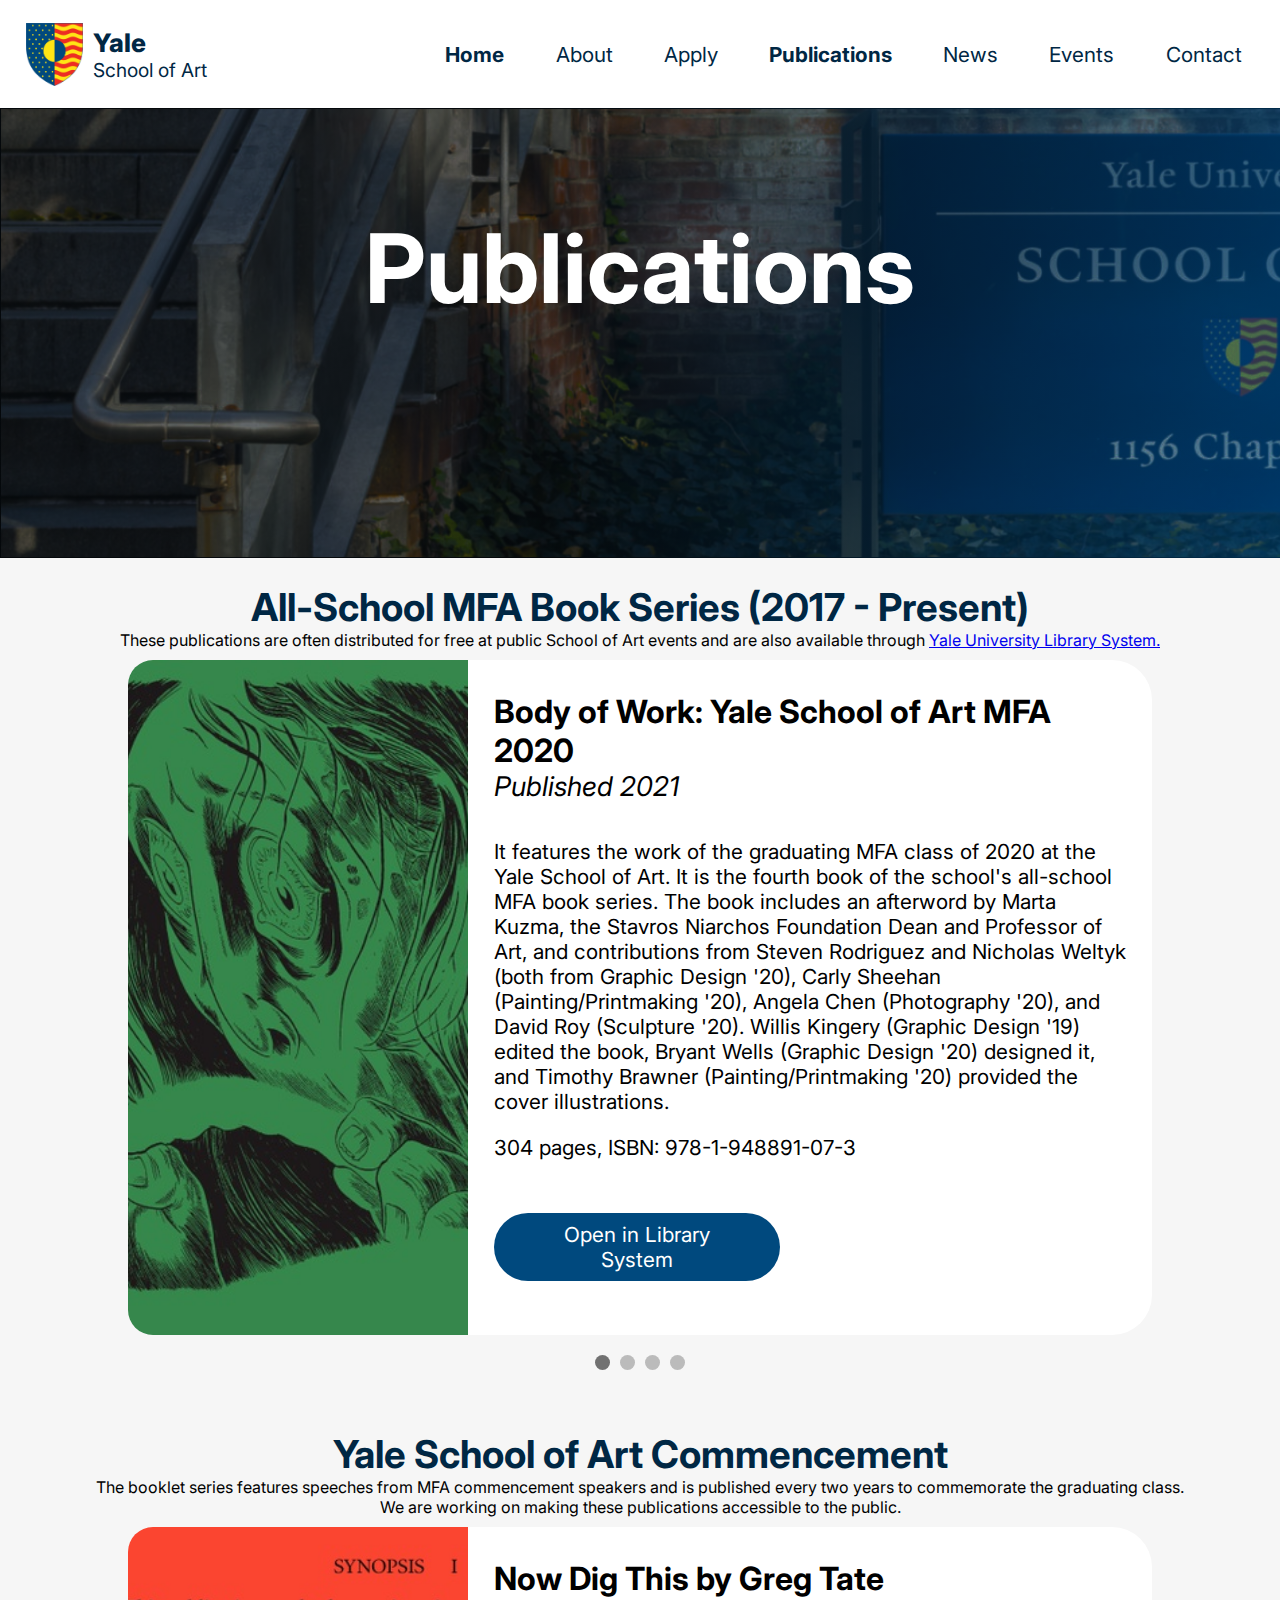
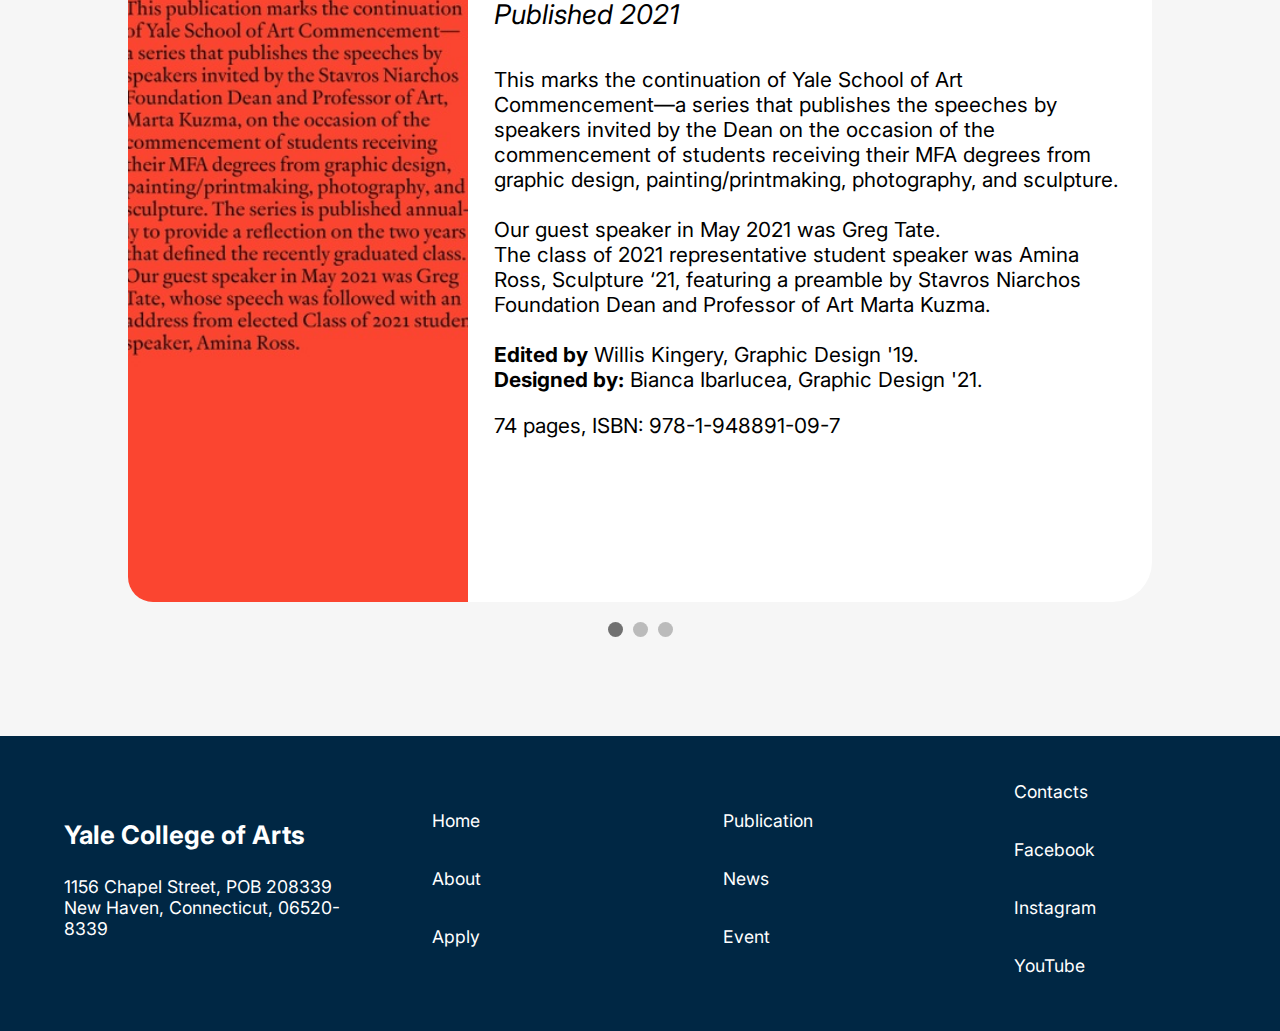
<file: pages/publications.html>
<!DOCTYPE html>
<html lang="en">
<head>
    <title>Publications | Yale School of Art</title>
    <meta charset="UTF-8">
    <meta name="viewport" content="initial-scale=1, width=device-width">
    <link rel="stylesheet" href="../styles.css">
    <link rel="stylesheet" href="https://fonts.googleapis.com/css2?family=Inter:wght@400;500;700&display=swap">
    <link rel="icon" type="image/x-icon" href="favicon.ico">
</head>
<body>
    <header>
        <div class="container-navigation">
            <div class="container-nav-logo">
                <img src="../assets/logo.png" alt="Yale School of Art Logo" class="img-header">
                <div class="container-nav-logo-text">
                    <h1 class="text-bold">Yale</h1>
                    <h2 class="text-thin">School of Art</h2>
                </div>
            </div>
            <div class="cont-links-nav">
                <ul class="links-navig">
                    <li><a class="linkText selected" href="../index.html">Home</a></li>
                    <li><a class="linkText" href="../pages/about.html">About</a></li>
                    <li><a class="linkText" href="../pages/apply.html">Apply</a></li>
                    <li><a class="linkText selected" href="../pages/publications.html">Publications</a></li>
                    <li><a class="linkText" href="../pages/news.html">News</a></li>
                    <li><a class="linkText" href="../pages/events.html">Events</a></li>
                    <li><a class="linkText" href="../pages/contact.html">Contact</a></li>
                </ul>
            </div>
        </div>
    </header>

    <div>
        <div class="container-landing-half">
            <div class="effect-gradient">
                <h1 class="text-landing-nonhome">Publications</h1>
            </div>
        </div>

        <div class="content container-center" id="container-allbooks">
            <h1 class="heading-publications">All-School MFA Book Series (2017 - Present)</h1>
            <p class="p-legend">These publications are often distributed for free at public School of Art events and are also available through <a href="https://library.yale.edu" target="_blank">Yale University Library System.</a></p>
        
            <div class="slider-container">
                <div id="book-details-container">
                    <!-- This will be populated by JS -->
                </div>
                <div class="dots-container" id="book-dots-container">
                    <!-- This will be populated by JS -->
                </div>
            </div>
            
            <div class="content container-center" id="container-commencements">
                <h1 class="heading-publications">Yale School of Art Commencement</h1>
                <p class="p-legend text-center">The booklet series features speeches from MFA commencement speakers and is published every two years to commemorate the graduating class.<br>We are working on making these publications accessible to the public.</p>
                
                <div class="slider-container">
                    <div id="commencement-details-container">
                        <!-- This will be populated by JS -->
                    </div>
                    <div class="dots-container" id="commencement-dots-container">
                        <!-- This will be populated by JS -->
                    </div>
                </div>
            </div>
        </div>
    </div>

    <footer>
        <div class="footer-container">
            <div class="footer-column" id="footer-col1">
                <h3>Yale College of Arts</h3>
                <p>1156 Chapel Street, POB 208339<br>New Haven, Connecticut, 06520-8339</p>
            </div>
            <div class="footer-column">
                <ul>
                    <li><a href="../index.html">Home</a></li>
                    <li><a href="../pages/about.html">About</a></li>
                    <li><a href="../pages/apply.html">Apply</a></li>
                </ul>
            </div>
            <div class="footer-column">
                <ul>
                    <li><a href="../pages/publications.html">Publication</a></li>
                    <li><a href="../pages/news.html">News</a></li>
                    <li><a href="../pages/events.html">Event</a></li>
                </ul>
            </div>
            <div class="footer-column">
                <ul>
                    <li><a href="../pages/contact.html">Contacts</a></li>
                    <li><a href="https://www.facebook.com/YaleSchoolofArt/" target="_blank">Facebook</a></li>
                    <li><a href="https://www.instagram.com/yaleschoolofart/" target="_blank">Instagram</a></li>
                    <li><a href="https://www.youtube.com/channel/UCDwJT0mYodTSodcpH-hGmdA" target="_blank">YouTube</a></li>
                </ul>
            </div>
        </div>
    </footer>

    <script src="../js/script.publications.js"></script>
</body>
</html>
</file>
<file: styles.css>
/* Global */
:root {
  font-size: 16px; 
}

body {
  width: 100vw;
  font-family: "Inter", sans-serif;
  margin: 0;
  padding: 0;
  overflow-x: hidden; 
  background-color: #F6F6F6;
}

.content {
  width: 90vw;
  margin: auto;
}

.flex-row {
  display: flex;
  flex-direction: row;
}

.container-half {
  width: 50vw;
  padding: 2%;
}

p {
  font-size: 1.6rem;
}

p.p-smaller, li  {
  font-size: 1.3rem;
}

p.p-legend {
  font-size: 1rem;
  margin-bottom: 0px;
  margin-top: 0px;
}

h1 {
  font-size: 3.5rem;
}

.heading {
  color: #002744;
  margin-bottom: 1vh;
}

h2 {
  font-size: 2.5rem;
}

h3 {
  font-size: 2rem;
}
h4 {
  font-size: 1.7rem;
}

.button-blue{
  background-color: #00497E;
  padding: 0.7vw 3.5vw;
  border-radius: 50px;
  font-size: 1.4rem;
  color: #FFFFFF;
  margin-top: 2%;
  display: inline-block;
  text-decoration: none;
}

.button-blue:hover{
  background-color: #002744;
}

.text-center{
  text-align: center;
}

.container-center {
  display: flex;
  flex-direction: column;
  align-items: center;
  justify-content: center;
}

.margin-bottom{
  margin-bottom: 2%;
}



/* Navigation Bar */

.container-navigation {
  width: 100%;
  height: 10vh;
  display: flex;
  flex-direction: row;
  align-items: center; 
  padding: 1vh 2%;
  background-color: #FFFFFF;
}

.container-nav-logo {
  display: flex;
  align-items: center;
  width: 30vw;
}

.container-nav-logo-text {
  display: flex;
  flex-direction: column;
  justify-content: center;
  margin-left: 10px;
}

.cont-links-nav {
  display: flex;
  flex-direction: row;
  width: 65vw;
  justify-content: flex-end;
}

.links-navig {
  list-style: none;
  padding: 0;
  margin: 0;
  display: flex;
  gap: 4vw;
}

.linkText {
  text-decoration: none;
  color: #002744;
  font-size: 1.3rem;
  position: relative;
}

.linkText::after {
  content: "";
  position: absolute;
  bottom: 0;
  left: 0;
  width: 0;
  height: 2px;
  background-color: #002744;
  transition: width 0.3s; 
}

.linkText:hover::after {
  width: 100%;
  animation: underline-animation 0.5s;
}

.linkText.selected {
  font-weight: 700;
}


@keyframes underline-animation {
  0% {
    width: 0;
  }
  100% {
    width: 100%;
  }
}

@keyframes underline-animation {
  0% {
    text-decoration: none;
  }
  100% {
    text-decoration: underline;
  }
}

.text-bold {
  font-weight: 800;
  color: #002744;
  margin-bottom: 0;
  font-size: 1.6rem;
}

.text-thin {
  font-weight: 400;
  color: #002744;
  margin-top: 0;
  font-size: 1.2rem;
}

.img-header {
  height: 7vh;
}

/* Landing Section */

.container-main {
  position: relative;
}

.container-landing {
  position: relative;
  background-image: url("assets/img-landing.png");
  width: 100%;
  height: 88vh;
  background-size: cover;
  display: flex;
  align-items: center;
}

.effect-gradient {
  position: absolute;
  top: 0;
  left: 0;
  width: 100%;
  height: 100%;
  background: linear-gradient(-90deg, rgba(0, 73, 126, 0.60) 0%, rgba(8, 14, 19, 0.60) 57%);
  z-index: 1;
}

.effect-blue {
  background-color: #00497E;
  opacity: 0.5; 
}

.container-text-landing-home {
  position: relative;
  z-index: 2;
  width: 42vw;
  margin-left: 4%;
  margin-top: 10%;
}

.text-landing {
  color: #FFFFFF;
  font-size: 7rem;
  margin-bottom: 0px;
}

.text-landing-nonhome {
  color: #FFFFFF;
  font-size: 6rem;
  margin-bottom: 0px;
  text-align: center;
  margin-top: 8%;
}

.text-landing-subheading {
  color: #FFFFFF;
  margin-top: 1vh;
}

.button-landing {
  border: 2px solid #FFFFFF;
  border-radius: 50px;
  font-size: 1.6rem;
  padding: 0.5vw 5vw;
  color: #FFFFFF;
  text-decoration: none;
  display: inline-block;
  margin-top: 2vh;
}

.button-landing:hover {
  background-color: #FFFFFF;
  color: #002744;
  font-weight: 600;
}

/* Home body */
#container-diversity {
  width: 80vw;
  margin: auto;
  margin-top: 7%;
  text-align: center;
}

#container-demographics {
  position: relative;
  background-image: url("assets/img-bg-demographics.png");
  width: 100%;
  height: 44vh;
  background-size: cover;
  display: flex;
  align-items: center;
  margin-top: 8%;
  color: #FFFFFF;
}

.text-percentage {
  font-size: 4.5rem;
  margin-bottom: 0;
}

.text-description {
  font-size: 1.7rem;
  margin-top: 0;
}

.container-demographics-text {
  text-align: center;
  width: 33vw;
}

#container-home-about-text {
  padding: 5%;
  margin-top: 3%;
}

.container-img-home-about {
  height: 80vh;
  width: 50vw;
  margin-top: 5%;
  margin-bottom: 5%;
}

#img-home-about {
  width: 100%;
  height: 100%;
  object-fit: cover; 
  border-radius: 50px 0  0 50px
}

/* News */
.container-home-latest, #news-container {
  width: 90vw;
  margin: auto;
  display: flex;
  flex-wrap: wrap;
}

#news-container {
  margin-top: 1%;
  margin-bottom: 3%;
}

.card-news {
  background-color: #FFFFFF;
  width: 27vw;
  border-radius: 25px;
  height: 65vh;
  display: flex;
  flex-direction: column;
  overflow: hidden;
  margin: 1%;
}


.container-card-news-img {
  height: 70%;
  width: 100%;
  overflow: hidden;
}

.container-card-news-img img:hover {
  transform: scale(1.2);
  transition: transform 0.3s ease-in-out;
}

.container-card-news-text {
  height: 30%;
  width: 100%;
  overflow: hidden;
  padding: 2vh 2vh 4vh 2vh;
  width: 25vw;
}

.container-card-news-img img {
  width: 100%; 
  height: 100%; 
  object-fit: cover;
}

.text-news-heading {
  font-size: 1.4rem;
  margin-bottom: 0;
  margin-top: 0;
}

.text-news-date {
  font-size: 1.2rem;
  margin-top: 1vh;
}

/* Landing non home */
.container-landing-half {
  position: relative;
  background-image: url("assets/img-landing-half.png");
  width: 100%;
  height: 50vh;
  background-size: cover;
  display: flex;
  align-items: center;
}


/* About */
.container-body-left {
  width: 90vw;
  margin: auto;
}

.text-year {
  font-size: 1.8rem;
  color: #002744;
  margin-top: 1%;
  margin-right: 1.5vw;
}

.cell-year {
  text-align: right;
}

.cell-event {
  font-size: 1.3rem;
  margin-top: 1%;
  margin-left: 4%;
}

td {
  padding-bottom: 3vh; 
}


/* Apply */
#table-portfolio {
  width: 90vw;
  font-size: 1.5rem;
  border-collapse: collapse; 
  margin-bottom: 5%;
}

.td-portfolio {
  padding-bottom: 3vh; 
  font-size: 1.2rem; 
}

.th-portfolio {
  font-size: 1.2rem; 
  padding: 1vh 0;
}

#heading-portfolio {
  background-color: #487a9d;
  color: #FFFFFF;
  padding: 2vh 0;
}

.container-body-left ol, .text-application {
  line-height: 1.6; 
}

.heading-publications {
  margin-bottom: 0px;
  color: #002744;
  font-size: 2.4em;
}

/* Publications */
.slider-container {
  display: flex;
  flex-direction: column;
  align-items: center;
  position: relative;
  width: 80vw;
  margin-bottom: 3%;
}

.container-item.active {
  display: flex;
  flex-direction: row;
  width: 80vw;
  height: 75vh;
  background-color: #FFFFFF;
  margin-top: 1%;
  border-radius: 40px;
}

.container-item-img{
  width: 35%;
  height: 100%;
  overflow: hidden;
}

.container-item-img img {
  width: 100%; 
  height: 100%; 
  object-fit: cover;
  border-radius: 25px 0 0 25px;
}

.container-item-details{
  display: flex;
  flex-direction: column;
  width: 65%;
  margin-left: 2.5%;
  margin-right: 2.5%;
  height: 75vh;
  overflow: hidden;
}

.dots-container {
  display: flex;
  justify-content: center;
  margin-top: 2%;
}

.dot {
  cursor: pointer;
  height: 15px;
  width: 15px;
  margin: 0 5px;
  background-color: #bbb;
  border-radius: 50%;
  display: inline-block;
}

.dot.active, .dot:hover {
  background-color: #717171;
}

.container-item {
  display: none;
  margin-bottom: 0;
}

.text-item-title {
  margin-bottom: 0;
}

.text-item-date {
  margin-top: 0;
  font-weight: 400;
  font-style: italic;
}

.text-item-description {
  margin-top: 0;
  font-weight: 400;
  font-size: 1.3rem;
}

.container-item-details a {
  width: 31%;
  text-align: center;
  font-size: 1.3rem;
}

.container-item-texts{
  height: 80%;
}

.container-readmore {
  height: 20%;
}

/* Events */
#container-eventspage {
  display: flex;
  flex-direction: column;
  align-items: center;
  justify-content: center;
}

#container-events-buttons {
  width: 80vw;
  display: flex;
  flex-direction: row;
  gap: 5vw;
  align-items: center;
  text-align: center;
  justify-content: center;
  margin-top: 3vw;
  margin-bottom: 1vw;
}

.button-events {
  background-color: transparent;
  border: 0px;
  font-family: 'Inter', sans-serif;
  font-size: 1.9rem;
  color: #002744;
}

.button-events:hover {
  color: #00497E;
  font-weight: 600;
}

.button-events.selected {
  color: #00497E;
  font-weight: 600;
  text-decoration: underline;
}

.container-events {
  display: flex;
  flex-direction: row;
  width: 80vw;
  margin: auto;
  padding-top: 3%;
}

#container-eventspage{
  display: flex;
  flex-direction: column;
}

.container-date {
  display: flex;
  flex-direction: column;
  width: 15vh;
  height: 15vh;
  border: 1px solid #002744;
  text-align: center;
}

.container-month {
  width: 100%;
  height: 40%;
  background-color: #00497E;
  color: #FFFFFF;
  justify-content: center;
}

.container-month h3 {
  font-size: 1.3rem;
  font-weight: 400;
  margin-top: 0;
}

.text-calender-day {
  font-size: 2.5rem;
  font-weight: 600;
  margin-top: 0;
}

.container-event-details {
  display: flex;
  flex-direction: column;
  height: 8vh;
  width: 70vw;
}

.container-event-details p,
.container-event-details h3 {
  margin-top: 1vh;
  margin-bottom: 0;
  margin-left: 1vw;
}

.container-month {
  width: 100%;
  height: 30%;
  font-size: 2rem;
  font-weight: 600;
}


/* Contact */

.container-contactno {
  display: flex;
  flex-wrap: wrap;
  justify-content: flex-start;

}
.card-contactno {
  width: 32vw;
  height: 35vh;
  text-align: center;
  margin: 7px;
  margin-top: 10px;
  margin-bottom: 10px;
  background-color: #FFFFFF;
  display: flex;
  flex-direction: column;
  justify-content: center;
  align-items: center;
}

.card-contactno h2 {
  font-weight: 700;
  color: #002744;
  margin-bottom: 0px;
  font-size: 2.5rem;
  width: 25vw;
  text-align: center;
}

.card-contactno p {
  font-size: 2rem;
  color: #002744;
  margin-top: 1vw;
}

#container-emails {
  height: 100vh;
  display: flex;
  flex-direction: row;
  align-items: center;
}

#container-img-contact {
  width: 40vw;
  left: 0;
  height: 80vh;
  position: relative;
  background-image: url("assets/contact.jpeg");
  display: flex;
  align-items: center;
  border-radius: 0 50px 50px 0;

}

.effect-gradient-half {
  position: absolute;
  width: 100%;
  height: 100%;
  background: linear-gradient(-90deg, rgba(0, 73, 126, 0.60) 0%, rgba(8, 14, 19, 0.60) 57%);
  z-index: 1;
  left: 0;
  width: 40vw;
  height: 80vh;
  border-radius: 0 50px 50px 0;
  display: flex;
  justify-content: center;
  align-items: center;
}

.text-gradient-half {
  margin-bottom: 5%;
  font-size: 5rem;
  color: #FFFFFF;
}


#container-emails-text {
  margin-left: 3%;
}

.table-emails {
  width: 50vw;
  margin: auto;
  font-size: 1.2rem;
  color: #002744;
}

.text-department {
  font-weight: 700;
  font-size: 1.2rem;
}

.text-emails {
  color: #002744;
  text-decoration: none;
}
#container-form {
  width: 75vw;
  margin-bottom: 5%;
  display: flex;
  flex-direction: column;
  align-self: center;
  margin: auto;
  padding: 2%;
  margin-top: 2%;
  align-items: center;
  text-align: center;
  justify-content: center;
}

#input-name,
#input-message,
#input-email,
#input-contact {
  width: 70vw;
  height: 6vh;
  font-size: 1.2rem;
  font-family: 'Inter', sans-serif;
  padding: 0.5rem;
  margin-bottom: 1rem;
  box-sizing: border-box;
  border: 1px solid #ccc;
  border-radius: 4px;
}

#input-message {
  height: 30vh;
  resize: none;
}

.input-row {
  display: flex;
  width: 70vw;
  gap: 1rem;
}

.input-row #input-email,
.input-row #input-contact {
  width: 100%;
}

.button-submit {
  width: 15vw;
  padding: 0.5vw 1.5vw;
  border-radius: 50px;
  font-size: 1.4rem;
  background-color: #00497E;
  color: #fff;
  border: none;
  font-family: 'Inter', sans-serif;
  cursor: pointer;
}

.button-submit:hover {
  background-color: #002744;
}


/* Footer */
footer {
  margin-top: 5%;
  background-color: #002744;
  color: #ffffff;
  padding: 2% 0;
  text-align: left;
}

.footer-container {
  display: flex;
  justify-content: space-around;
  flex-wrap: wrap;
  width: 100vw;
  margin: 0 auto;
  padding: 0 2%;
  align-items: center;
}

.footer-column {
  flex: 1;
  width: 20vw;
  margin-bottom: 1vh;
}

#footer-col1 {
  width: 40vw;
  padding-right: 6%;
  padding-left: 3%;
}

.footer-column h3 {
  margin-top: 0;
  font-size: 1.6rem;
}

.footer-column p,
.footer-column ul {
  margin: 0;
  padding: 0;
  list-style: none;
  font-size: 1.1rem;
}

.footer-column ul {
  padding-top: 1%;
}

.footer-column ul li {
  margin-bottom: 1%;
  line-height: 6vh;
}

.footer-column ul li a {
  color: #ffffff;
  text-decoration: none;
  font-size: 1.1rem;
}

.footer-column ul li a:hover {
  text-decoration: none;
  font-weight: 700;
}

@media only screen and (max-width: 768px) {
  :root {
    font-size: 14px;
}

  .heading {
    font-size: 1rem;
  }
}
</file>
